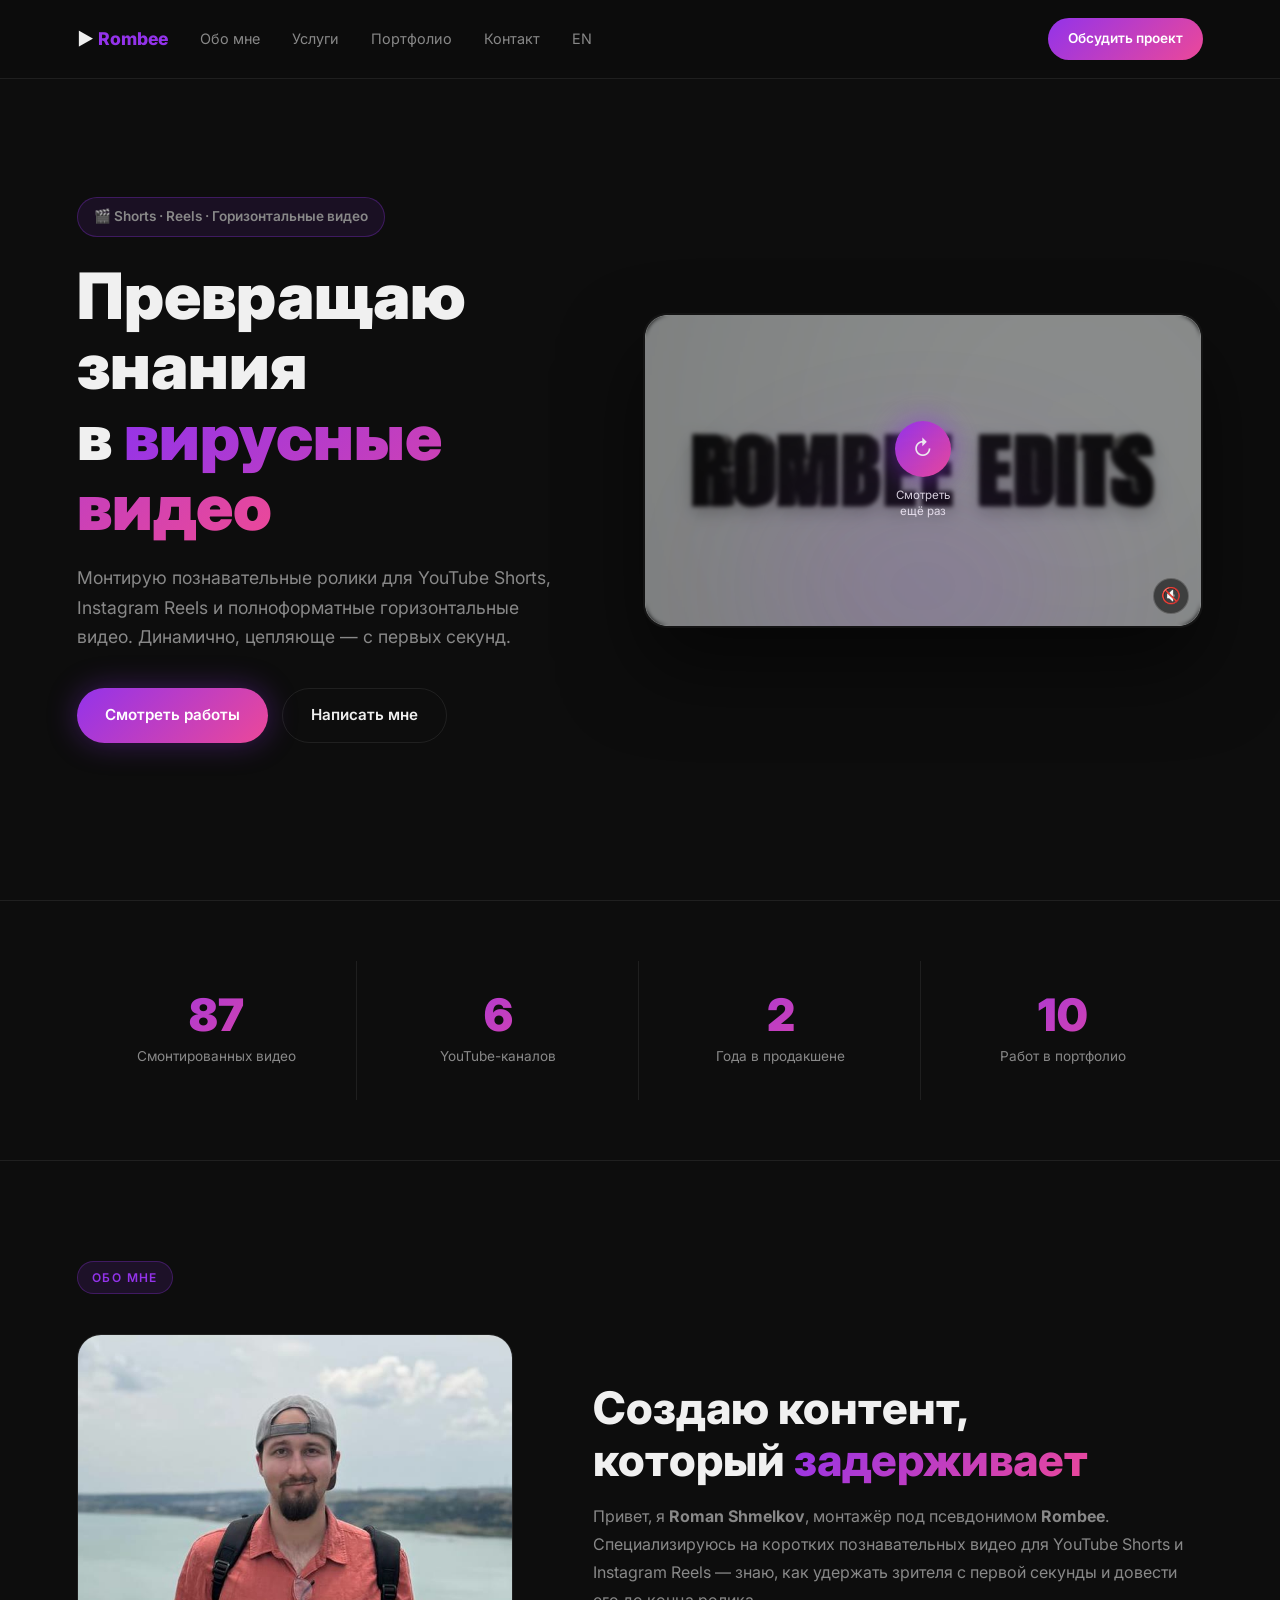
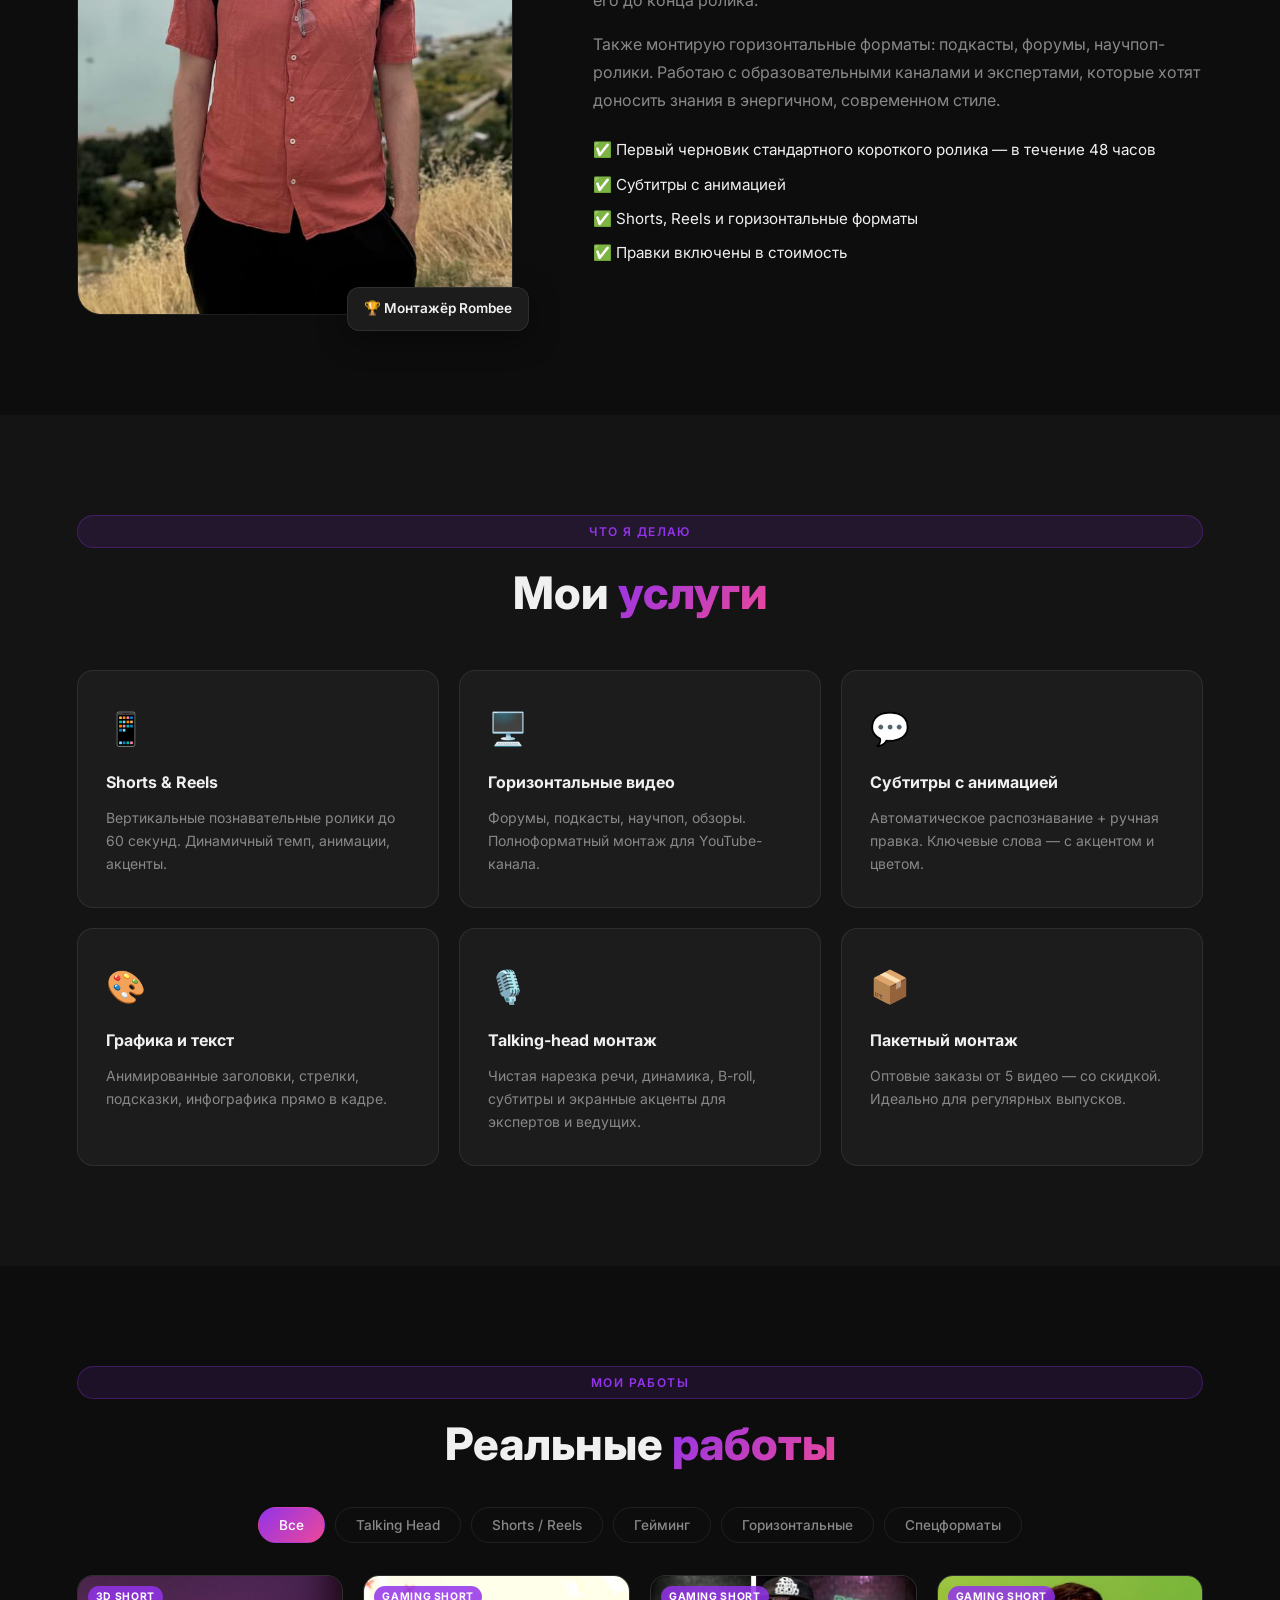
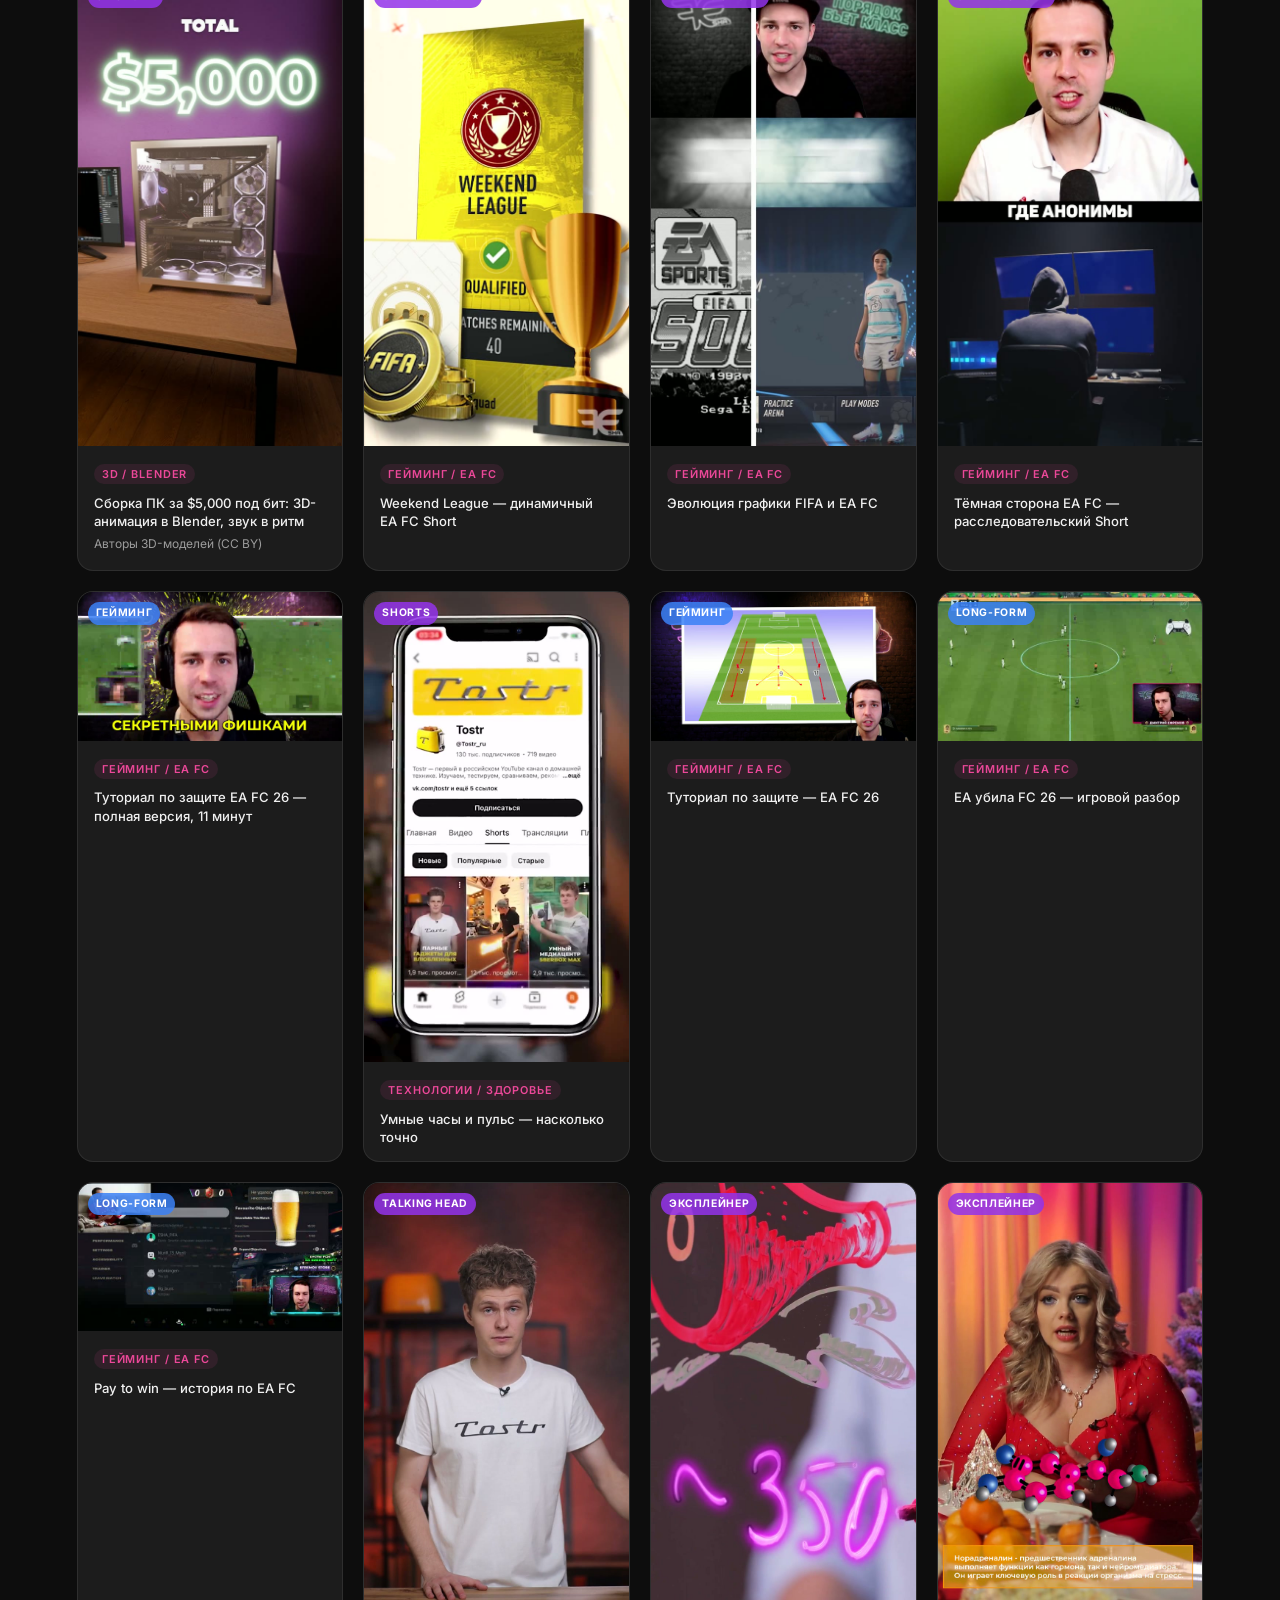
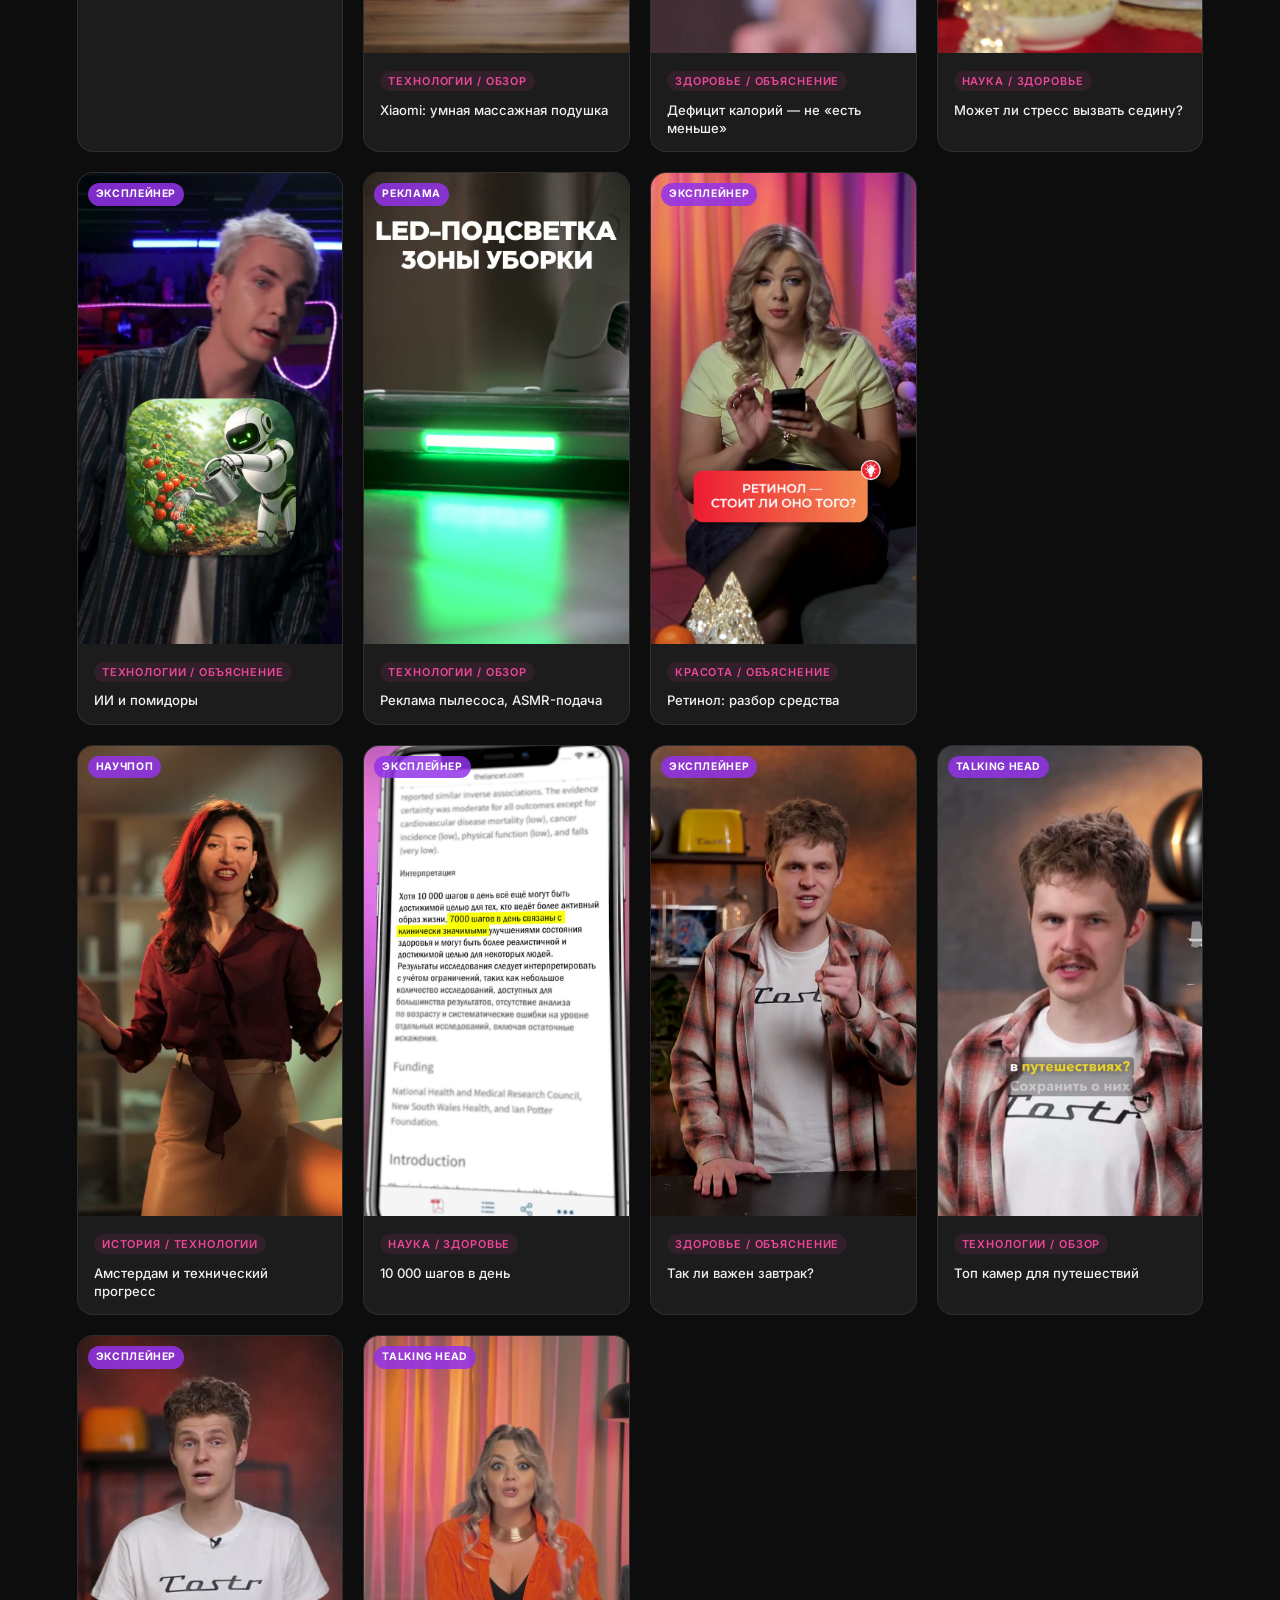
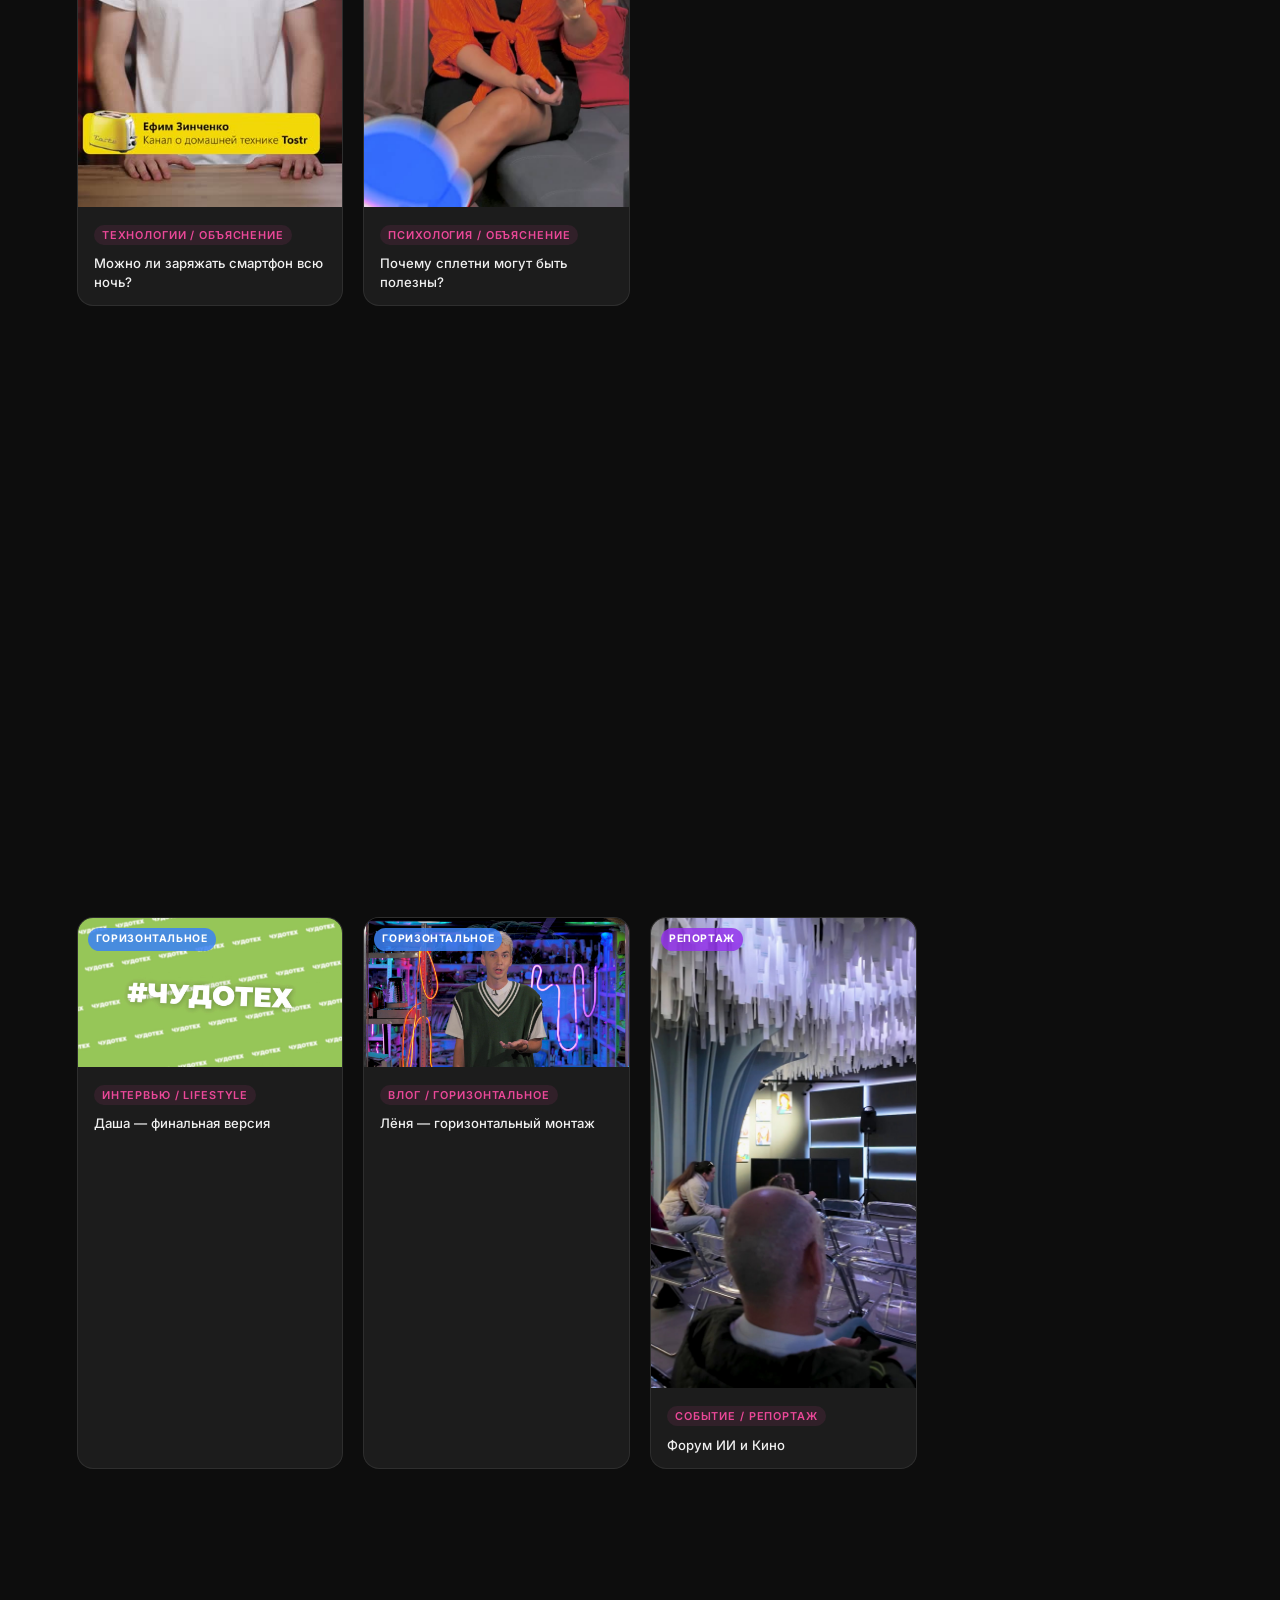
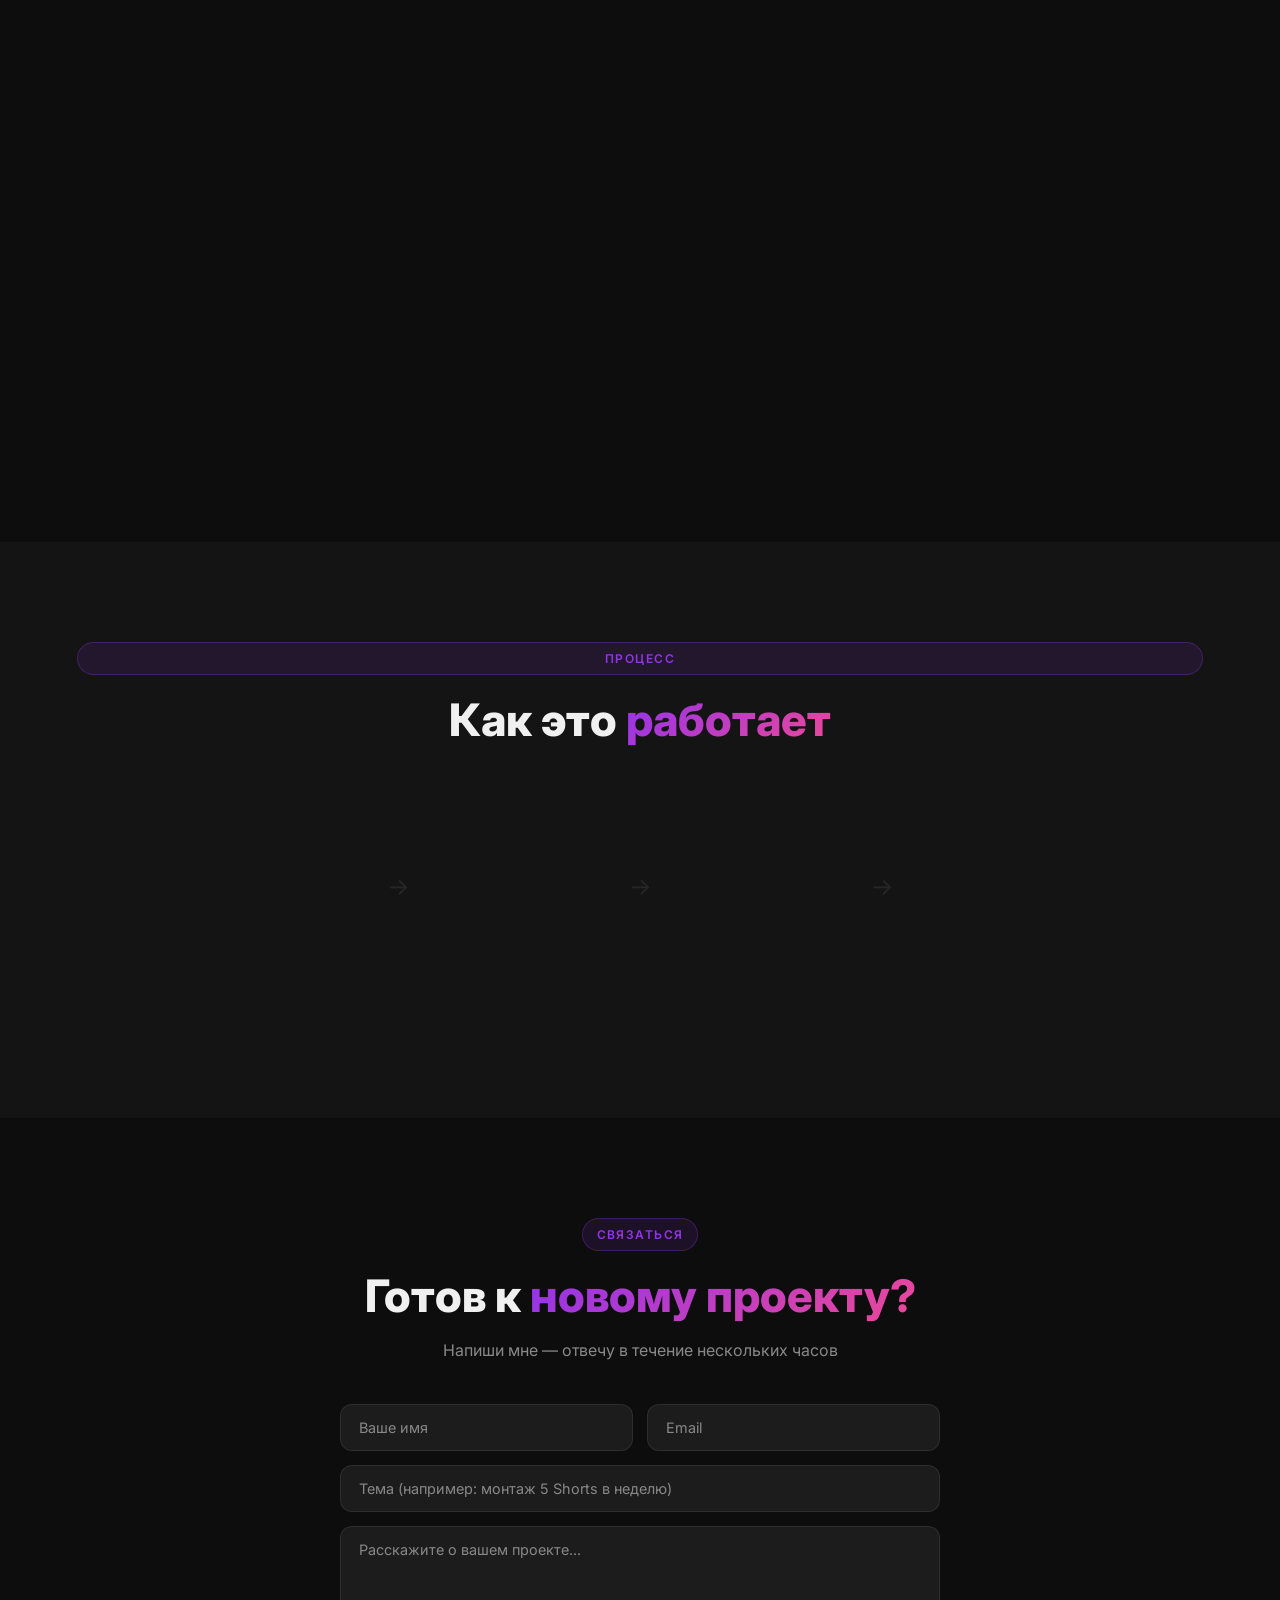
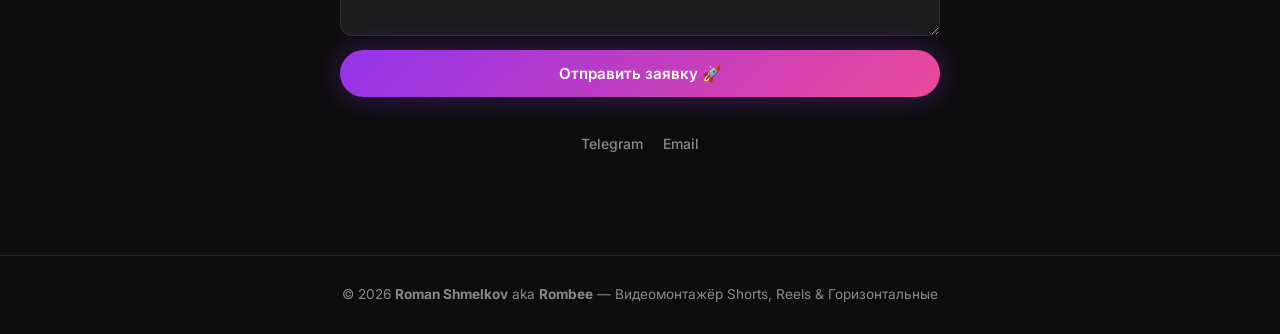
<file: index.html>
<!DOCTYPE html>
<html lang="ru">
<head>
  <meta charset="UTF-8" />
  <meta name="viewport" content="width=device-width, initial-scale=1.0" />
  <title>Rombee — Видеомонтаж Shorts, Reels & Горизонтальные</title>
  <link rel="stylesheet" href="style.css" />
  <link rel="preconnect" href="https://fonts.googleapis.com" />
  <link href="https://fonts.googleapis.com/css2?family=Inter:wght@300;400;500;600;700;800;900&display=swap" rel="stylesheet" />
</head>
<body>

  <!-- НАВИГАЦИЯ -->
  <nav class="nav">
    <div class="nav__logo">▶ <span>Rombee</span></div>
    <ul class="nav__links">
      <li><a href="#about">Обо мне</a></li>
      <li><a href="#services">Услуги</a></li>
      <li><a href="#portfolio">Портфолио</a></li>
      <li><a href="#contact">Контакт</a></li>
      <li><a href="en/">EN</a></li>
    </ul>
    <a href="#contact" class="btn btn--small">Обсудить проект</a>
    <button class="nav__burger" id="burger">☰</button>
  </nav>

  <!-- МОБИЛЬНОЕ МЕНЮ -->
  <div class="mobile-menu" id="mobileMenu">
    <button class="mobile-menu__close" id="menuClose">✕</button>
    <a href="#about" class="mobile-link">Обо мне</a>
    <a href="#services" class="mobile-link">Услуги</a>
    <a href="#portfolio" class="mobile-link">Портфолио</a>
    <a href="#contact" class="mobile-link">Контакт</a>
    <a href="en/" class="mobile-link">English version</a>
  </div>

  <!-- HERO -->
  <section class="hero" id="home">
    <div class="hero__content">
      <div class="hero__badge">🎬 Shorts · Reels · Горизонтальные видео</div>
      <h1 class="hero__title">
        Превращаю знания<br />
        в <span class="gradient-text">вирусные видео</span>
      </h1>
      <p class="hero__subtitle">
        Монтирую познавательные ролики для YouTube Shorts, Instagram Reels
        и полноформатные горизонтальные видео. Динамично, цепляюще — с первых секунд.
      </p>
      <div class="hero__buttons">
        <a href="#portfolio" class="btn btn--primary">Смотреть работы</a>
        <a href="#contact" class="btn btn--outline">Написать мне</a>
      </div>
    </div>

    <div class="hero__visual">
      <div class="intro-frame">
        <div class="intro-screen">
          <video
            id="heroVideo"
            src="videos/intro.mp4"
            poster="thumbnails/intro_poster.jpg"
            muted
            autoplay
            playsinline
            preload="auto"
          ></video>
          <div class="video-hint hidden" id="videoHint">
            <span>↻</span>
            <p>Смотреть<br/>ещё раз</p>
          </div>
          <button class="sound-btn" id="soundBtn" title="Включить звук">🔇</button>
        </div>
        <div class="phone-glow"></div>
      </div>
    </div>
  </section>

  <!-- СТАТИСТИКА -->
  <section class="stats">
    <div class="stats__grid">
      <div class="stat-card fade-in">
        <div class="stat-card__number" data-target="100" data-suffix="+">0</div>
        <div class="stat-card__label">Смонтированных видео</div>
      </div>
      <div class="stat-card fade-in">
        <div class="stat-card__number" data-target="7" data-suffix="">0</div>
        <div class="stat-card__label">YouTube-каналов</div>
      </div>
      <div class="stat-card fade-in">
        <div class="stat-card__number" data-target="3" data-suffix="">0</div>
        <div class="stat-card__label">Года в продакшене</div>
      </div>
      <div class="stat-card fade-in">
        <div class="stat-card__number" data-target="12" data-suffix="">0</div>
        <div class="stat-card__label">Работ в портфолио</div>
      </div>
    </div>
  </section>

  <!-- ОБО МНЕ -->
  <section class="about" id="about">
    <div class="section__tag">Обо мне</div>
    <div class="about__grid">
      <div class="about__image-wrap fade-in">
        <img class="about__photo" src="images/roman.jpg" alt="Roman Shmelkov — Rombee" />
        <div class="about__badge-float">🏆 Монтажёр Rombee</div>
      </div>
      <div class="about__text fade-in">
        <h2 class="section__title">Создаю контент,<br />который <span class="gradient-text">задерживает</span></h2>
        <p>
          Привет, я <strong>Roman Shmelkov</strong>, монтажёр под псевдонимом <strong>Rombee</strong>.
          Специализируюсь на коротких познавательных видео для YouTube Shorts и Instagram Reels —
          знаю, как удержать зрителя с первой секунды и довести его до конца ролика.
        </p>
        <p>
          Также монтирую горизонтальные форматы: подкасты, форумы, научпоп-ролики.
          Работаю с образовательными каналами и экспертами, которые хотят доносить знания
          в энергичном, современном стиле.
        </p>
        <ul class="about__list">
          <li>✅ Первый черновик стандартного короткого ролика — в течение 48 часов</li>
          <li>✅ Субтитры с анимацией</li>
          <li>✅ Shorts, Reels и горизонтальные форматы</li>
          <li>✅ Правки включены в стоимость</li>
        </ul>
      </div>
    </div>
  </section>

  <!-- УСЛУГИ -->
  <section class="services" id="services">
    <div class="section__tag">Что я делаю</div>
    <h2 class="section__title text-center">Мои <span class="gradient-text">услуги</span></h2>
    <div class="services__grid">

      <div class="service-card fade-in">
        <div class="service-card__icon">📱</div>
        <h3>Shorts & Reels</h3>
        <p>Вертикальные познавательные ролики до 60 секунд. Динамичный темп, анимации, акценты.</p>
      </div>

      <div class="service-card fade-in">
        <div class="service-card__icon">🖥️</div>
        <h3>Горизонтальные видео</h3>
        <p>Форумы, подкасты, научпоп, обзоры. Полноформатный монтаж для YouTube-канала.</p>
      </div>

      <div class="service-card fade-in">
        <div class="service-card__icon">💬</div>
        <h3>Субтитры с анимацией</h3>
        <p>Автоматическое распознавание + ручная правка. Ключевые слова — с акцентом и цветом.</p>
      </div>

      <div class="service-card fade-in">
        <div class="service-card__icon">🎨</div>
        <h3>Графика и текст</h3>
        <p>Анимированные заголовки, стрелки, подсказки, инфографика прямо в кадре.</p>
      </div>

      <div class="service-card fade-in">
        <div class="service-card__icon">🎙️</div>
        <h3>Talking-head монтаж</h3>
        <p>Чистая нарезка речи, динамика, B-roll, субтитры и экранные акценты для экспертов и ведущих.</p>
      </div>

      <div class="service-card fade-in">
        <div class="service-card__icon">📦</div>
        <h3>Пакетный монтаж</h3>
        <p>Оптовые заказы от 5 видео — со скидкой. Идеально для регулярных выпусков.</p>
      </div>

    </div>
  </section>

  <!-- ПОРТФОЛИО -->
  <section class="portfolio" id="portfolio">
    <div class="section__tag">Мои работы</div>
    <h2 class="section__title text-center">Реальные <span class="gradient-text">работы</span></h2>

    <div class="portfolio__tabs">
      <button class="tab-btn active" data-filter="all">Все</button>
      <button class="tab-btn" data-filter="talking-head">Talking Head</button>
      <button class="tab-btn" data-filter="shorts">Shorts / Reels</button>
      <button class="tab-btn" data-filter="gaming">Гейминг</button>
      <button class="tab-btn" data-filter="horizontal">Горизонтальные</button>
      <button class="tab-btn" data-filter="special">Спецформаты</button>
    </div>

    <div class="portfolio__grid" id="portfolioGrid">

      <div class="portfolio-card fade-in" data-type="shorts special" data-video="videos/pc_5000_3d.mp4">
        <div class="portfolio-card__thumb">
          <img src="thumbnails/thumb_pc_5000_3d.jpg" alt="Сборка ПК за $5,000 — 3D-анимация" />
          <div class="portfolio-card__overlay">
            <span class="overlay-play">▶</span>
          </div>
          <span class="card-format card-format--vertical">3D Short</span>
        </div>
        <div class="portfolio-card__info">
          <span class="portfolio-card__tag">3D / Blender</span>
          <p>Сборка ПК за $5,000 под бит: 3D-анимация в Blender, звук в ритм</p>
          <a href="credits/pc_5000_3d.txt" target="_blank" rel="noopener" style="font-size:12px;opacity:.6">Авторы 3D-моделей (CC BY)</a>
        </div>
      </div>

      <div class="portfolio-card fade-in" data-type="shorts gaming talking-head" data-video="videos/eafc_weekend_league.mp4">
        <div class="portfolio-card__thumb">
          <img src="thumbnails/thumb_eafc_weekend_league.jpg" alt="Weekend League в EA FC" />
          <div class="portfolio-card__overlay">
            <span class="overlay-play">▶</span>
          </div>
          <span class="card-format card-format--vertical">Gaming Short</span>
        </div>
        <div class="portfolio-card__info">
          <span class="portfolio-card__tag">Гейминг / EA FC</span>
          <p>Weekend League — динамичный EA FC Short</p>
        </div>
      </div>

      <div class="portfolio-card fade-in" data-type="shorts gaming talking-head" data-video="videos/eafc_graphics_evolution.mp4">
        <div class="portfolio-card__thumb">
          <img src="thumbnails/thumb_eafc_graphics_evolution.jpg" alt="Эволюция графики FIFA и EA FC" />
          <div class="portfolio-card__overlay">
            <span class="overlay-play">▶</span>
          </div>
          <span class="card-format card-format--vertical">Gaming Short</span>
        </div>
        <div class="portfolio-card__info">
          <span class="portfolio-card__tag">Гейминг / EA FC</span>
          <p>Эволюция графики FIFA и EA FC</p>
        </div>
      </div>

      <div class="portfolio-card fade-in" data-type="shorts gaming talking-head" data-video="videos/eafc_dark_truth.mp4">
        <div class="portfolio-card__thumb">
          <img src="thumbnails/thumb_eafc_dark_truth.jpg" alt="Тёмная сторона рынка EA FC" />
          <div class="portfolio-card__overlay">
            <span class="overlay-play">▶</span>
          </div>
          <span class="card-format card-format--vertical">Gaming Short</span>
        </div>
        <div class="portfolio-card__info">
          <span class="portfolio-card__tag">Гейминг / EA FC</span>
          <p>Тёмная сторона EA FC — расследовательский Short</p>
        </div>
      </div>

      <div class="portfolio-card fade-in" data-type="horizontal gaming talking-head" data-video="videos/eafc_tutorial_full.mp4">
        <div class="portfolio-card__thumb portfolio-card__thumb--wide">
          <img src="thumbnails/thumb_eafc_tutorial_full.jpg" alt="Туториал по защите EA FC 26 — полная версия" />
          <div class="portfolio-card__overlay">
            <span class="overlay-play">▶</span>
          </div>
          <span class="card-format card-format--horizontal">Гейминг</span>
        </div>
        <div class="portfolio-card__info">
          <span class="portfolio-card__tag">Гейминг / EA FC</span>
          <p>Туториал по защите EA FC 26 — полная версия, 11 минут</p>
        </div>
      </div>

      <div class="portfolio-card fade-in" data-type="shorts talking-head" data-video="videos/smartwatch_pulse.mp4">
        <div class="portfolio-card__thumb">
          <img src="thumbnails/thumb_smartwatch_pulse.jpg" alt="Умные часы и пульс" />
          <div class="portfolio-card__overlay">
            <span class="overlay-play">▶</span>
          </div>
          <span class="card-format card-format--vertical">Shorts</span>
        </div>
        <div class="portfolio-card__info">
          <span class="portfolio-card__tag">Технологии / Здоровье</span>
          <p>Умные часы и пульс — насколько точно</p>
        </div>
      </div>

      <div class="portfolio-card fade-in" data-type="horizontal gaming talking-head" data-video="videos/eafc_tutorial.mp4">
        <div class="portfolio-card__thumb portfolio-card__thumb--wide">
          <img src="thumbnails/thumb_eafc_tutorial.jpg" alt="Туториал по защите EA FC 26" />
          <div class="portfolio-card__overlay">
            <span class="overlay-play">▶</span>
          </div>
          <span class="card-format card-format--horizontal">Гейминг</span>
        </div>
        <div class="portfolio-card__info">
          <span class="portfolio-card__tag">Гейминг / EA FC</span>
          <p>Туториал по защите — EA FC 26</p>
        </div>
      </div>

      <div class="portfolio-card fade-in" data-type="horizontal gaming talking-head" data-video="videos/eafc_fc26_killed.mp4">
        <div class="portfolio-card__thumb portfolio-card__thumb--wide">
          <img src="thumbnails/thumb_eafc_fc26_killed.jpg" alt="EA убила FC 26 — горизонтальное игровое видео" />
          <div class="portfolio-card__overlay">
            <span class="overlay-play">▶</span>
          </div>
          <span class="card-format card-format--horizontal">Long-form</span>
        </div>
        <div class="portfolio-card__info">
          <span class="portfolio-card__tag">Гейминг / EA FC</span>
          <p>EA убила FC 26 — игровой разбор</p>
        </div>
      </div>

      <div class="portfolio-card fade-in" data-type="horizontal gaming talking-head" data-video="videos/eafc_pay_to_win.mp4">
        <div class="portfolio-card__thumb portfolio-card__thumb--wide">
          <img src="thumbnails/thumb_eafc_pay_to_win.jpg" alt="Pay to win — горизонтальное видео по EA FC" />
          <div class="portfolio-card__overlay">
            <span class="overlay-play">▶</span>
          </div>
          <span class="card-format card-format--horizontal">Long-form</span>
        </div>
        <div class="portfolio-card__info">
          <span class="portfolio-card__tag">Гейминг / EA FC</span>
          <p>Pay to win — история по EA FC</p>
        </div>
      </div>

      <div class="portfolio-card fade-in" data-type="shorts talking-head" data-video="videos/xiaomi_massage_pillow.mp4">
        <div class="portfolio-card__thumb">
          <img src="thumbnails/thumb_xiaomi_massage_pillow.jpg" alt="Умная массажная подушка Xiaomi" />
          <div class="portfolio-card__overlay">
            <span class="overlay-play">▶</span>
          </div>
          <span class="card-format card-format--vertical">Talking Head</span>
        </div>
        <div class="portfolio-card__info">
          <span class="portfolio-card__tag">Технологии / Обзор</span>
          <p>Xiaomi: умная массажная подушка</p>
        </div>
      </div>

      <div class="portfolio-card fade-in" data-type="shorts talking-head" data-video="videos/calorie_deficit_explainer.mp4">
        <div class="portfolio-card__thumb">
          <img src="thumbnails/thumb_calorie_deficit_explainer.jpg" alt="Дефицит калорий — не есть меньше" />
          <div class="portfolio-card__overlay">
            <span class="overlay-play">▶</span>
          </div>
          <span class="card-format card-format--vertical">Эксплейнер</span>
        </div>
        <div class="portfolio-card__info">
          <span class="portfolio-card__tag">Здоровье / Объяснение</span>
          <p>Дефицит калорий — не «есть меньше»</p>
        </div>
      </div>

      <div class="portfolio-card fade-in" data-type="shorts talking-head" data-video="videos/stress_hair_explainer.mp4">
        <div class="portfolio-card__thumb">
          <img src="thumbnails/thumb_stress_hair_explainer.jpg" alt="Может ли стресс вызвать седину" />
          <div class="portfolio-card__overlay">
            <span class="overlay-play">▶</span>
          </div>
          <span class="card-format card-format--vertical">Эксплейнер</span>
        </div>
        <div class="portfolio-card__info">
          <span class="portfolio-card__tag">Наука / Здоровье</span>
          <p>Может ли стресс вызвать седину?</p>
        </div>
      </div>

                              <div class="portfolio-card fade-in" data-type="shorts talking-head" data-video="videos/ai_tomatoes.mp4">
        <div class="portfolio-card__thumb">
          <img src="thumbnails/thumb_ai_tomatoes.jpg" alt="ИИ и помидоры" />
          <div class="portfolio-card__overlay">
            <span class="overlay-play">▶</span>
          </div>
          <span class="card-format card-format--vertical">Эксплейнер</span>
        </div>
        <div class="portfolio-card__info">
          <span class="portfolio-card__tag">Технологии / Объяснение</span>
          <p>ИИ и помидоры</p>
        </div>
      </div>

      <div class="portfolio-card fade-in" data-type="shorts" data-video="videos/vacuum_asmr_ad.mp4">
        <div class="portfolio-card__thumb">
          <img src="thumbnails/thumb_vacuum_asmr_ad.jpg" alt="Реклама пылесоса, ASMR-подача" />
          <div class="portfolio-card__overlay">
            <span class="overlay-play">▶</span>
          </div>
          <span class="card-format card-format--vertical">Реклама</span>
        </div>
        <div class="portfolio-card__info">
          <span class="portfolio-card__tag">Технологии / Обзор</span>
          <p>Реклама пылесоса, ASMR-подача</p>
        </div>
      </div>

      <div class="portfolio-card fade-in" data-type="shorts talking-head" data-video="videos/retinol_explainer.mp4">
        <div class="portfolio-card__thumb">
          <img src="thumbnails/thumb_retinol_explainer.jpg" alt="Ретинол: разбор средства" />
          <div class="portfolio-card__overlay">
            <span class="overlay-play">▶</span>
          </div>
          <span class="card-format card-format--vertical">Эксплейнер</span>
        </div>
        <div class="portfolio-card__info">
          <span class="portfolio-card__tag">Красота / Объяснение</span>
          <p>Ретинол: разбор средства</p>
        </div>
      </div>

      <div class="portfolio-card fade-in" data-type="shorts gaming talking-head" data-video="videos/kurt_ea_story.mp4">
        <div class="portfolio-card__thumb">
          <img src="thumbnails/thumb_kurt_ea_story.jpg" alt="История про EA Sports" />
          <div class="portfolio-card__overlay">
            <span class="overlay-play">▶</span>
          </div>
          <span class="card-format card-format--vertical">Сторителлинг</span>
        </div>
        <div class="portfolio-card__info">
          <span class="portfolio-card__tag">Гейминг / EA FC</span>
          <p>Сторителлинг про EA Sports</p>
        </div>
      </div>

      <div class="portfolio-card fade-in" data-type="shorts talking-head" data-video="videos/amsterdam_history.mp4">
        <div class="portfolio-card__thumb">
          <img src="thumbnails/thumb_amsterdam_history.jpg" alt="Амстердам и технический прогресс" />
          <div class="portfolio-card__overlay">
            <span class="overlay-play">▶</span>
          </div>
          <span class="card-format card-format--vertical">Научпоп</span>
        </div>
        <div class="portfolio-card__info">
          <span class="portfolio-card__tag">История / Технологии</span>
          <p>Амстердам и технический прогресс</p>
        </div>
      </div>

      <div class="portfolio-card fade-in" data-type="shorts talking-head" data-video="videos/steps_10k.mp4">
        <div class="portfolio-card__thumb">
          <img src="thumbnails/thumb_steps_10k.jpg" alt="10 000 шагов в день" />
          <div class="portfolio-card__overlay">
            <span class="overlay-play">▶</span>
          </div>
          <span class="card-format card-format--vertical">Эксплейнер</span>
        </div>
        <div class="portfolio-card__info">
          <span class="portfolio-card__tag">Наука / Здоровье</span>
          <p>10 000 шагов в день</p>
        </div>
      </div>

      <div class="portfolio-card fade-in" data-type="shorts talking-head" data-video="videos/breakfast_matters.mp4">
        <div class="portfolio-card__thumb">
          <img src="thumbnails/thumb_breakfast_matters.jpg" alt="Так ли важен завтрак" />
          <div class="portfolio-card__overlay">
            <span class="overlay-play">▶</span>
          </div>
          <span class="card-format card-format--vertical">Эксплейнер</span>
        </div>
        <div class="portfolio-card__info">
          <span class="portfolio-card__tag">Здоровье / Объяснение</span>
          <p>Так ли важен завтрак?</p>
        </div>
      </div>

      <div class="portfolio-card fade-in" data-type="shorts talking-head" data-video="videos/top_cameras.mp4">
        <div class="portfolio-card__thumb">
          <img src="thumbnails/thumb_top_cameras.jpg" alt="Топ камер для путешествий" />
          <div class="portfolio-card__overlay">
            <span class="overlay-play">▶</span>
          </div>
          <span class="card-format card-format--vertical">Talking Head</span>
        </div>
        <div class="portfolio-card__info">
          <span class="portfolio-card__tag">Технологии / Обзор</span>
          <p>Топ камер для путешествий</p>
        </div>
      </div>

      <div class="portfolio-card fade-in" data-type="shorts talking-head" data-video="videos/phone_overnight_charging.mp4">
        <div class="portfolio-card__thumb">
          <img src="thumbnails/thumb_phone_overnight_charging.jpg" alt="Можно ли заряжать смартфон всю ночь" />
          <div class="portfolio-card__overlay">
            <span class="overlay-play">▶</span>
          </div>
          <span class="card-format card-format--vertical">Эксплейнер</span>
        </div>
        <div class="portfolio-card__info">
          <span class="portfolio-card__tag">Технологии / Объяснение</span>
          <p>Можно ли заряжать смартфон всю ночь?</p>
        </div>
      </div>

      <div class="portfolio-card fade-in" data-type="shorts talking-head" data-video="videos/gossip_psychology.mp4">
        <div class="portfolio-card__thumb">
          <img src="thumbnails/thumb_gossip_psychology.jpg" alt="Почему сплетни могут быть полезны" />
          <div class="portfolio-card__overlay">
            <span class="overlay-play">▶</span>
          </div>
          <span class="card-format card-format--vertical">Talking Head</span>
        </div>
        <div class="portfolio-card__info">
          <span class="portfolio-card__tag">Психология / Объяснение</span>
          <p>Почему сплетни могут быть полезны?</p>
        </div>
      </div>

      <div class="portfolio-card fade-in" data-type="shorts talking-head" data-video="videos/sleep_phone.mp4">
        <div class="portfolio-card__thumb">
          <img src="thumbnails/thumb_sleep_phone.jpg" alt="Опасно ли спать рядом с телефоном" />
          <div class="portfolio-card__overlay">
            <span class="overlay-play">▶</span>
          </div>
          <span class="card-format card-format--vertical">Shorts</span>
        </div>
        <div class="portfolio-card__info">
          <span class="portfolio-card__tag">Наука / Здоровье</span>
          <p>Опасно ли спать рядом с телефоном?</p>
        </div>
      </div>

      <div class="portfolio-card fade-in" data-type="shorts talking-head" data-video="videos/laundry.mp4">
        <div class="portfolio-card__thumb">
          <img src="thumbnails/thumb_laundry.jpg" alt="Вредно ли сушить белье в квартире" />
          <div class="portfolio-card__overlay">
            <span class="overlay-play">▶</span>
          </div>
          <span class="card-format card-format--vertical">Shorts</span>
        </div>
        <div class="portfolio-card__info">
          <span class="portfolio-card__tag">Быт / Наука</span>
          <p>Вредно ли сушить бельё в квартире?</p>
        </div>
      </div>

      <div class="portfolio-card fade-in" data-type="shorts talking-head" data-video="videos/belly.mp4">
        <div class="portfolio-card__thumb">
          <img src="thumbnails/thumb_belly.jpg" alt="Откуда берётся вздутие в животе" />
          <div class="portfolio-card__overlay">
            <span class="overlay-play">▶</span>
          </div>
          <span class="card-format card-format--vertical">Shorts</span>
        </div>
        <div class="portfolio-card__info">
          <span class="portfolio-card__tag">Здоровье</span>
          <p>Откуда берётся вздутие в животе?</p>
        </div>
      </div>

      <div class="portfolio-card fade-in" data-type="shorts talking-head" data-video="videos/mushroom_ram.mp4">
        <div class="portfolio-card__thumb">
          <img src="thumbnails/thumb_mushroom_ram.jpg" alt="Грибы вместо ОЗУ" />
          <div class="portfolio-card__overlay">
            <span class="overlay-play">▶</span>
          </div>
          <span class="card-format card-format--vertical">Shorts</span>
        </div>
        <div class="portfolio-card__info">
          <span class="portfolio-card__tag">Технологии</span>
          <p>Грибы вместо ОЗУ — правда или миф?</p>
        </div>
      </div>

      <div class="portfolio-card fade-in" data-type="horizontal talking-head" data-video="videos/vasilisa.mp4">
        <div class="portfolio-card__thumb portfolio-card__thumb--wide">
          <img src="thumbnails/thumb_vasilisa.jpg" alt="Vasilisa" />
          <div class="portfolio-card__overlay">
            <span class="overlay-play">▶</span>
          </div>
          <span class="card-format card-format--horizontal">Горизонтальное</span>
        </div>
        <div class="portfolio-card__info">
          <span class="portfolio-card__tag">Интервью / Lifestyle</span>
          <p>Василиса — горизонтальный монтаж</p>
        </div>
      </div>

      <div class="portfolio-card fade-in" data-type="horizontal talking-head" data-video="videos/ostro_ai_intro.mp4">
        <div class="portfolio-card__thumb portfolio-card__thumb--wide">
          <img src="thumbnails/thumb_ostro_ai_intro.jpg" alt="Год тестил заработок на ИИ" />
          <div class="portfolio-card__overlay">
            <span class="overlay-play">▶</span>
          </div>
          <span class="card-format card-format--horizontal">Горизонтальное</span>
        </div>
        <div class="portfolio-card__info">
          <span class="portfolio-card__tag">YouTube / Нейросети</span>
          <p>«Год тестил заработок на ИИ» — вступление выпуска</p>
        </div>
      </div>

      <div class="portfolio-card fade-in" data-type="horizontal talking-head" data-video="videos/dasha.mp4">
        <div class="portfolio-card__thumb portfolio-card__thumb--wide">
          <img src="thumbnails/thumb_dasha.jpg" alt="Dasha" />
          <div class="portfolio-card__overlay">
            <span class="overlay-play">▶</span>
          </div>
          <span class="card-format card-format--horizontal">Горизонтальное</span>
        </div>
        <div class="portfolio-card__info">
          <span class="portfolio-card__tag">Интервью / Lifestyle</span>
          <p>Даша — финальная версия</p>
        </div>
      </div>

      <div class="portfolio-card fade-in" data-type="horizontal" data-video="videos/lenya.mp4">
        <div class="portfolio-card__thumb portfolio-card__thumb--wide">
          <img src="thumbnails/thumb_lenya.jpg" alt="Lenya Horizontal" />
          <div class="portfolio-card__overlay">
            <span class="overlay-play">▶</span>
          </div>
          <span class="card-format card-format--horizontal">Горизонтальное</span>
        </div>
        <div class="portfolio-card__info">
          <span class="portfolio-card__tag">Влог / Горизонтальное</span>
          <p>Лёня — горизонтальный монтаж</p>
        </div>
      </div>

      <div class="portfolio-card fade-in" data-type="shorts" data-video="videos/forum_ai.mp4">
        <div class="portfolio-card__thumb">
          <img src="thumbnails/thumb_forum_ai.jpg" alt="Форум ИИ и Кино" />
          <div class="portfolio-card__overlay">
            <span class="overlay-play">▶</span>
          </div>
          <span class="card-format card-format--vertical">Репортаж</span>
        </div>
        <div class="portfolio-card__info">
          <span class="portfolio-card__tag">Событие / Репортаж</span>
          <p>Форум ИИ и Кино</p>
        </div>
      </div>

      <div class="portfolio-card fade-in" data-type="special" data-video="videos/rope.mp4">
        <div class="portfolio-card__thumb">
          <img src="thumbnails/thumb_rope.jpg" alt="Rope Jumping" />
          <div class="portfolio-card__overlay">
            <span class="overlay-play">▶</span>
          </div>
          <span class="card-format card-format--special">Экстрим</span>
        </div>
        <div class="portfolio-card__info">
          <span class="portfolio-card__tag">Экстрим / Спорт</span>
          <p>Rope Jumping — прыжок с высоты</p>
        </div>
      </div>

      <div class="portfolio-card fade-in" data-type="special" data-video="videos/sidephone.mp4">
        <div class="portfolio-card__thumb">
          <img src="thumbnails/thumb_sidephone.jpg" alt="Sidephone Finale" />
          <div class="portfolio-card__overlay">
            <span class="overlay-play">▶</span>
          </div>
          <span class="card-format card-format--special">Sidephone</span>
        </div>
        <div class="portfolio-card__info">
          <span class="portfolio-card__tag">Спецформат</span>
          <p>Sidephone Finale — боковой экран</p>
        </div>
      </div>

      <div class="portfolio-card fade-in" data-type="special" data-video="videos/trifold.mp4">
        <div class="portfolio-card__thumb">
          <img src="thumbnails/thumb_trifold.jpg" alt="Трикладушка" />
          <div class="portfolio-card__overlay">
            <span class="overlay-play">▶</span>
          </div>
          <span class="card-format card-format--special">Trifold</span>
        </div>
        <div class="portfolio-card__info">
          <span class="portfolio-card__tag">Спецформат</span>
          <p>Трикладушка — тройной экран</p>
        </div>
      </div>

    </div>
  </section>

  <!-- КАК МЫ РАБОТАЕМ -->
  <section class="process">
    <div class="section__tag">Процесс</div>
    <h2 class="section__title text-center">Как это <span class="gradient-text">работает</span></h2>
    <div class="process__steps">
      <div class="process__step fade-in">
        <div class="process__step-num">01</div>
        <h3>Обсуждаем</h3>
        <p>Ты пишешь мне, рассказываешь о канале и задаче.</p>
      </div>
      <div class="process__arrow">→</div>
      <div class="process__step fade-in">
        <div class="process__step-num">02</div>
        <h3>Присылаешь материал</h3>
        <p>Сырое видео, скрипт или идею — всё подойдёт.</p>
      </div>
      <div class="process__arrow">→</div>
      <div class="process__step fade-in">
        <div class="process__step-num">03</div>
        <h3>Монтирую</h3>
        <p>Согласовываем срок до старта — и я сдаю в него.</p>
      </div>
      <div class="process__arrow">→</div>
      <div class="process__step fade-in">
        <div class="process__step-num">04</div>
        <h3>Сдаю готовое</h3>
        <p>Присылаю видео, правки — бесплатно.</p>
      </div>
    </div>
  </section>

  <!-- КОНТАКТ -->
  <section class="contact" id="contact">
    <div class="contact__inner fade-in">
      <div class="section__tag">Связаться</div>
      <h2 class="section__title text-center">Готов к <span class="gradient-text">новому проекту?</span></h2>
      <p class="contact__sub">Напиши мне — отвечу в течение нескольких часов</p>

      <form class="contact__form" id="contactForm">
        <div class="form__row">
          <input type="text" placeholder="Ваше имя" class="form__input" required />
          <input type="email" placeholder="Email" class="form__input" required />
        </div>
        <input type="text" placeholder="Тема (например: монтаж 5 Shorts в неделю)" class="form__input" />
        <textarea placeholder="Расскажите о вашем проекте..." class="form__textarea" rows="4"></textarea>
        <button type="submit" class="btn btn--primary btn--full">Отправить заявку 🚀</button>
      </form>

      <div class="contact__socials">
        <a href="https://t.me/romansh21" class="social-link" target="_blank" rel="noopener">Telegram</a>
        <a href="mailto:rombeeeeee@gmail.com" class="social-link">Email</a>
      </div>
    </div>
  </section>

  <!-- ФУТЕР -->
  <footer class="footer">
    <p>© 2026 <strong>Roman Shmelkov</strong> aka <strong>Rombee</strong> — Видеомонтажёр Shorts, Reels & Горизонтальные</p>
  </footer>

  <!-- ЛАЙТБОКС -->
  <div class="lightbox" id="lightbox">
    <button class="lightbox__close" id="lightboxClose">✕</button>
    <div class="lightbox__backdrop" id="lightboxBackdrop"></div>
    <div class="lightbox__content" id="lightboxContent">
      <video
        class="lightbox__video"
        id="lightboxVideo"
        controls
        playsinline
        preload="metadata"
      ></video>
      <div class="lightbox__meta">
        <span class="lightbox__tag" id="lightboxTag"></span>
        <p class="lightbox__title" id="lightboxTitle"></p>
      </div>
    </div>
  </div>

  <script src="script.js"></script>
</body>
</html>
</file>
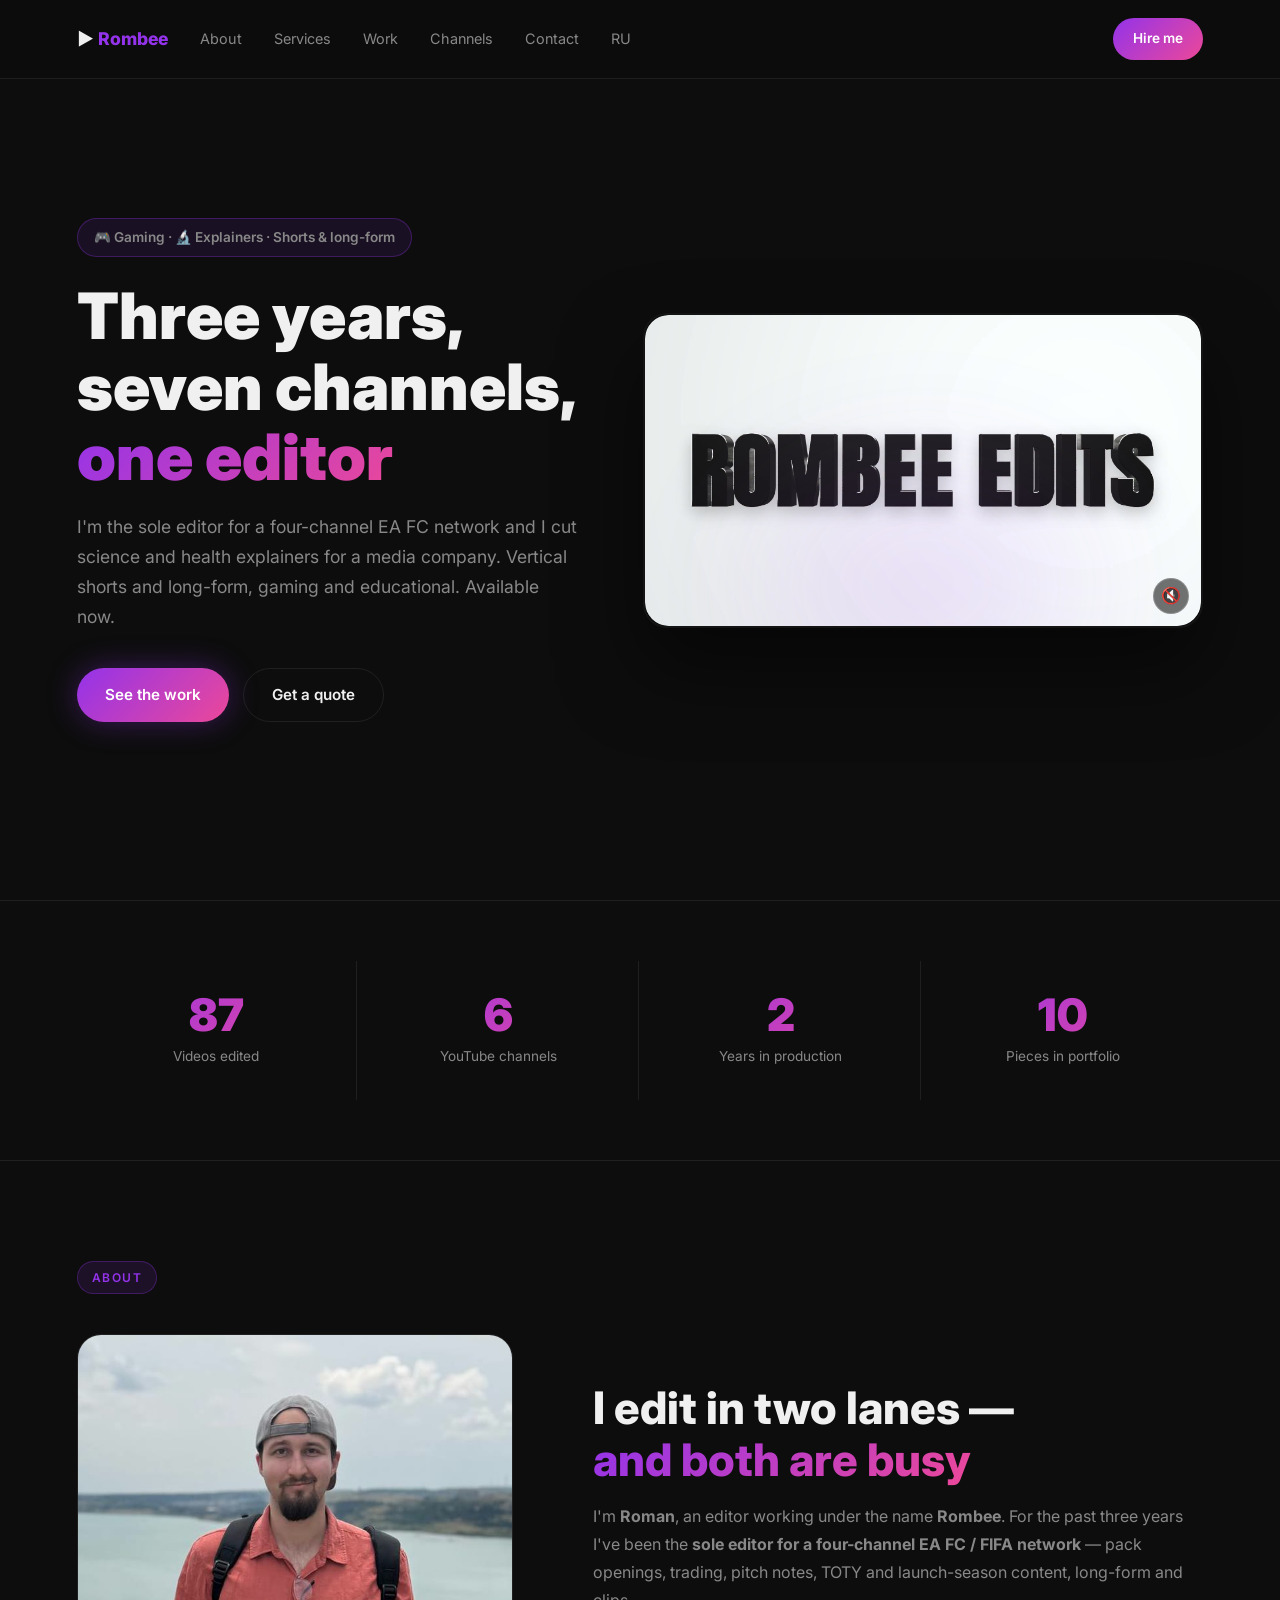
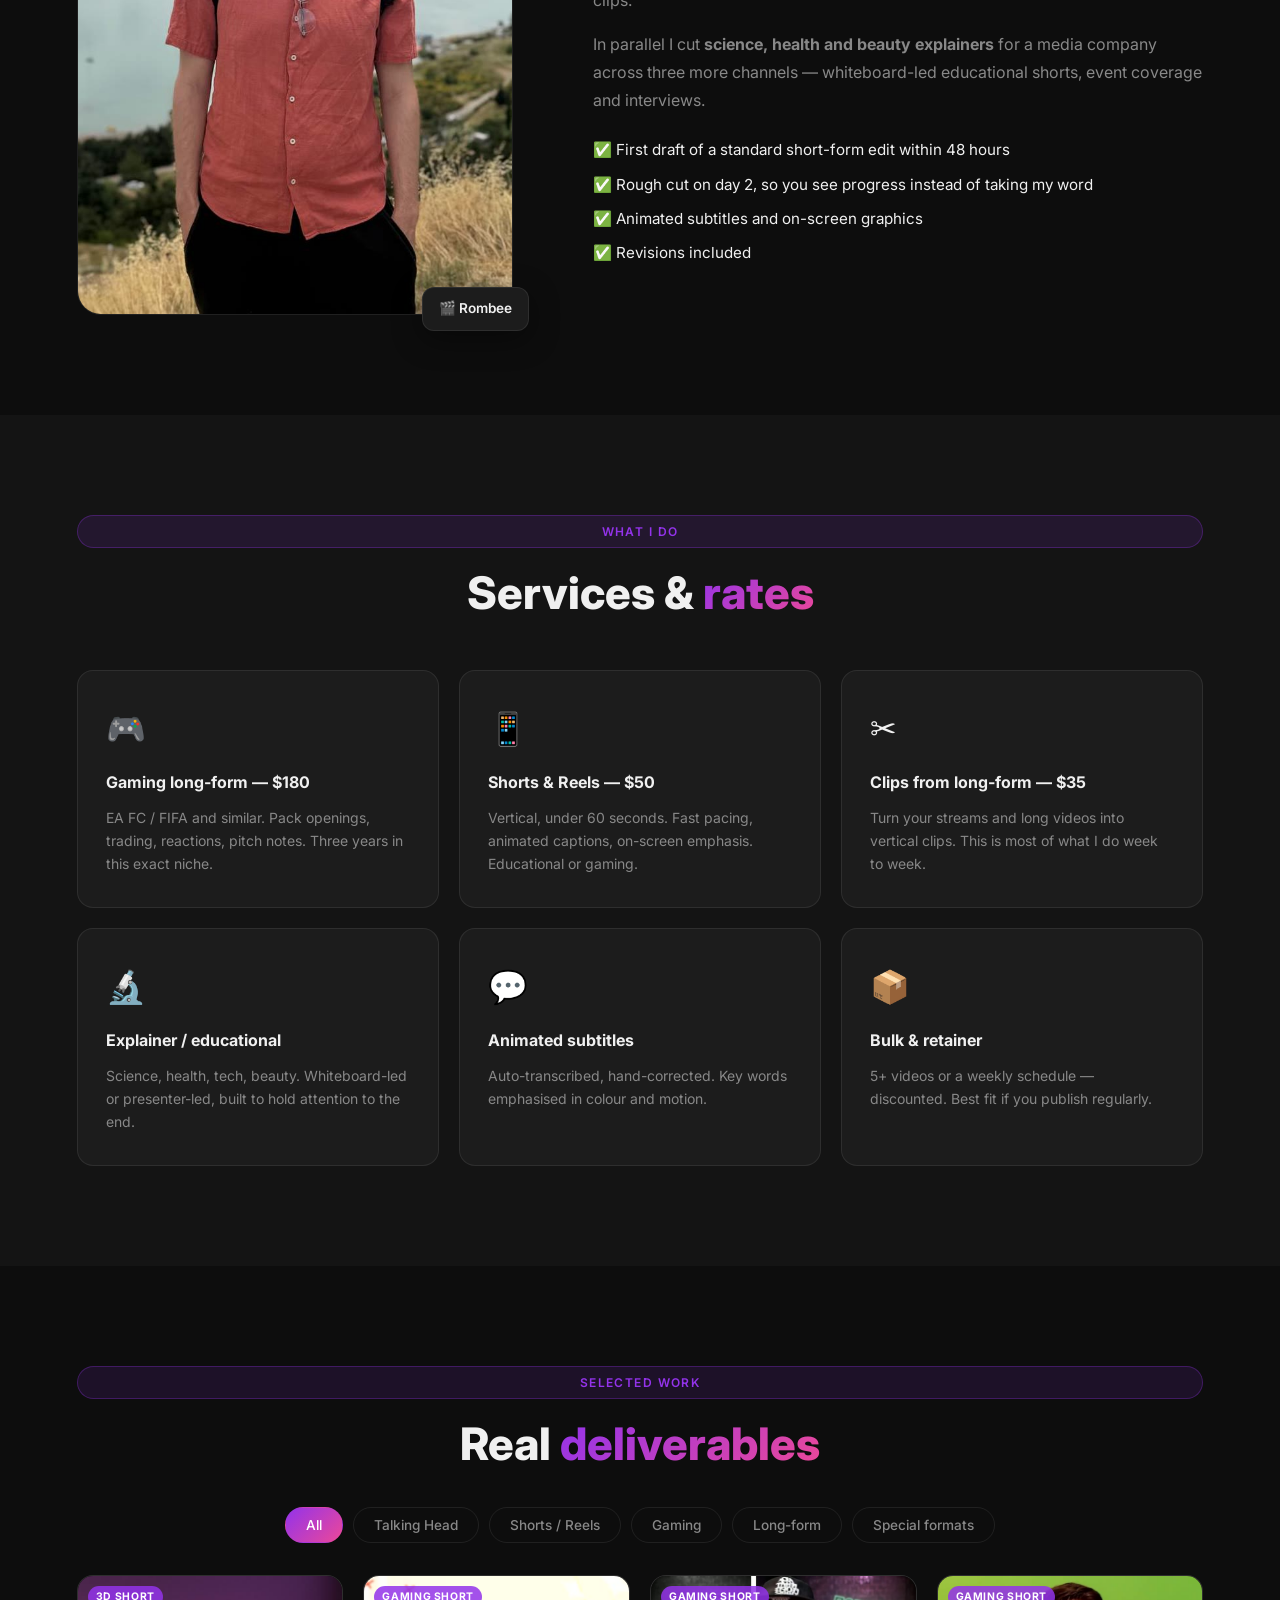
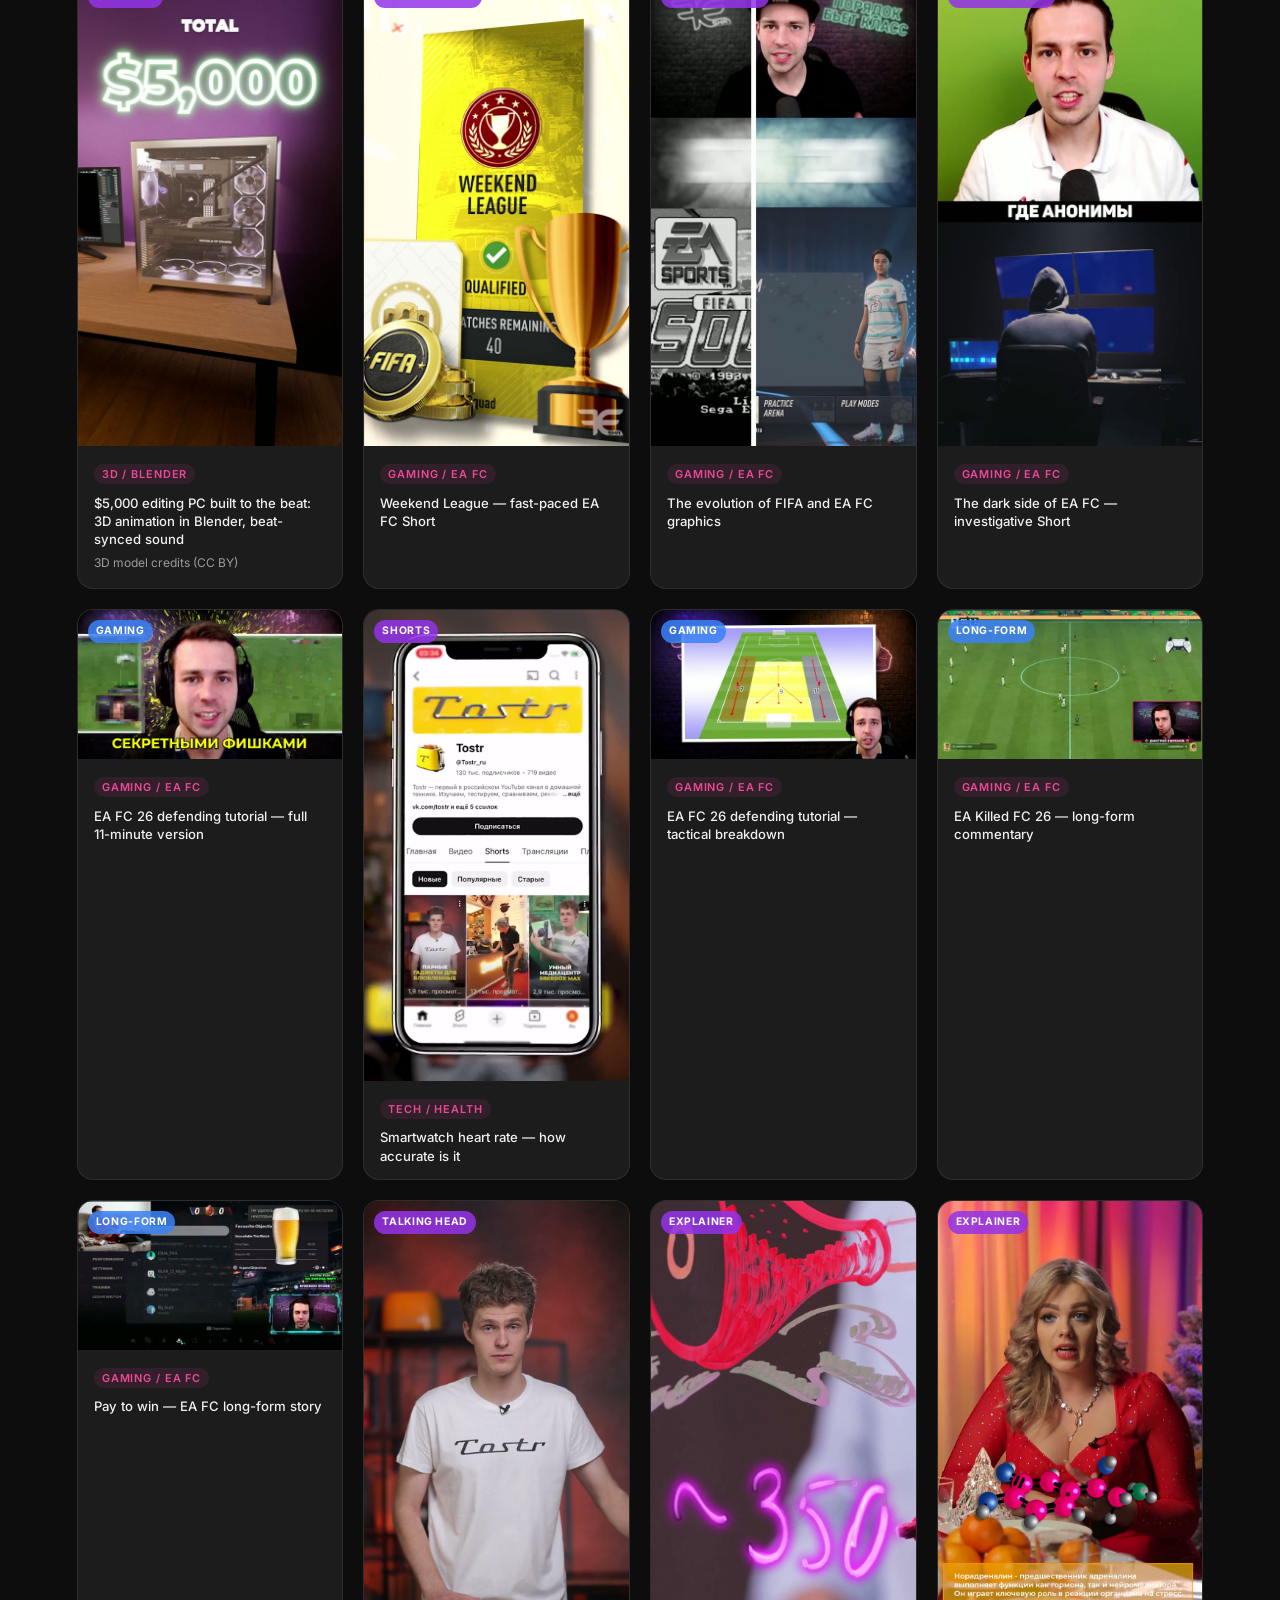
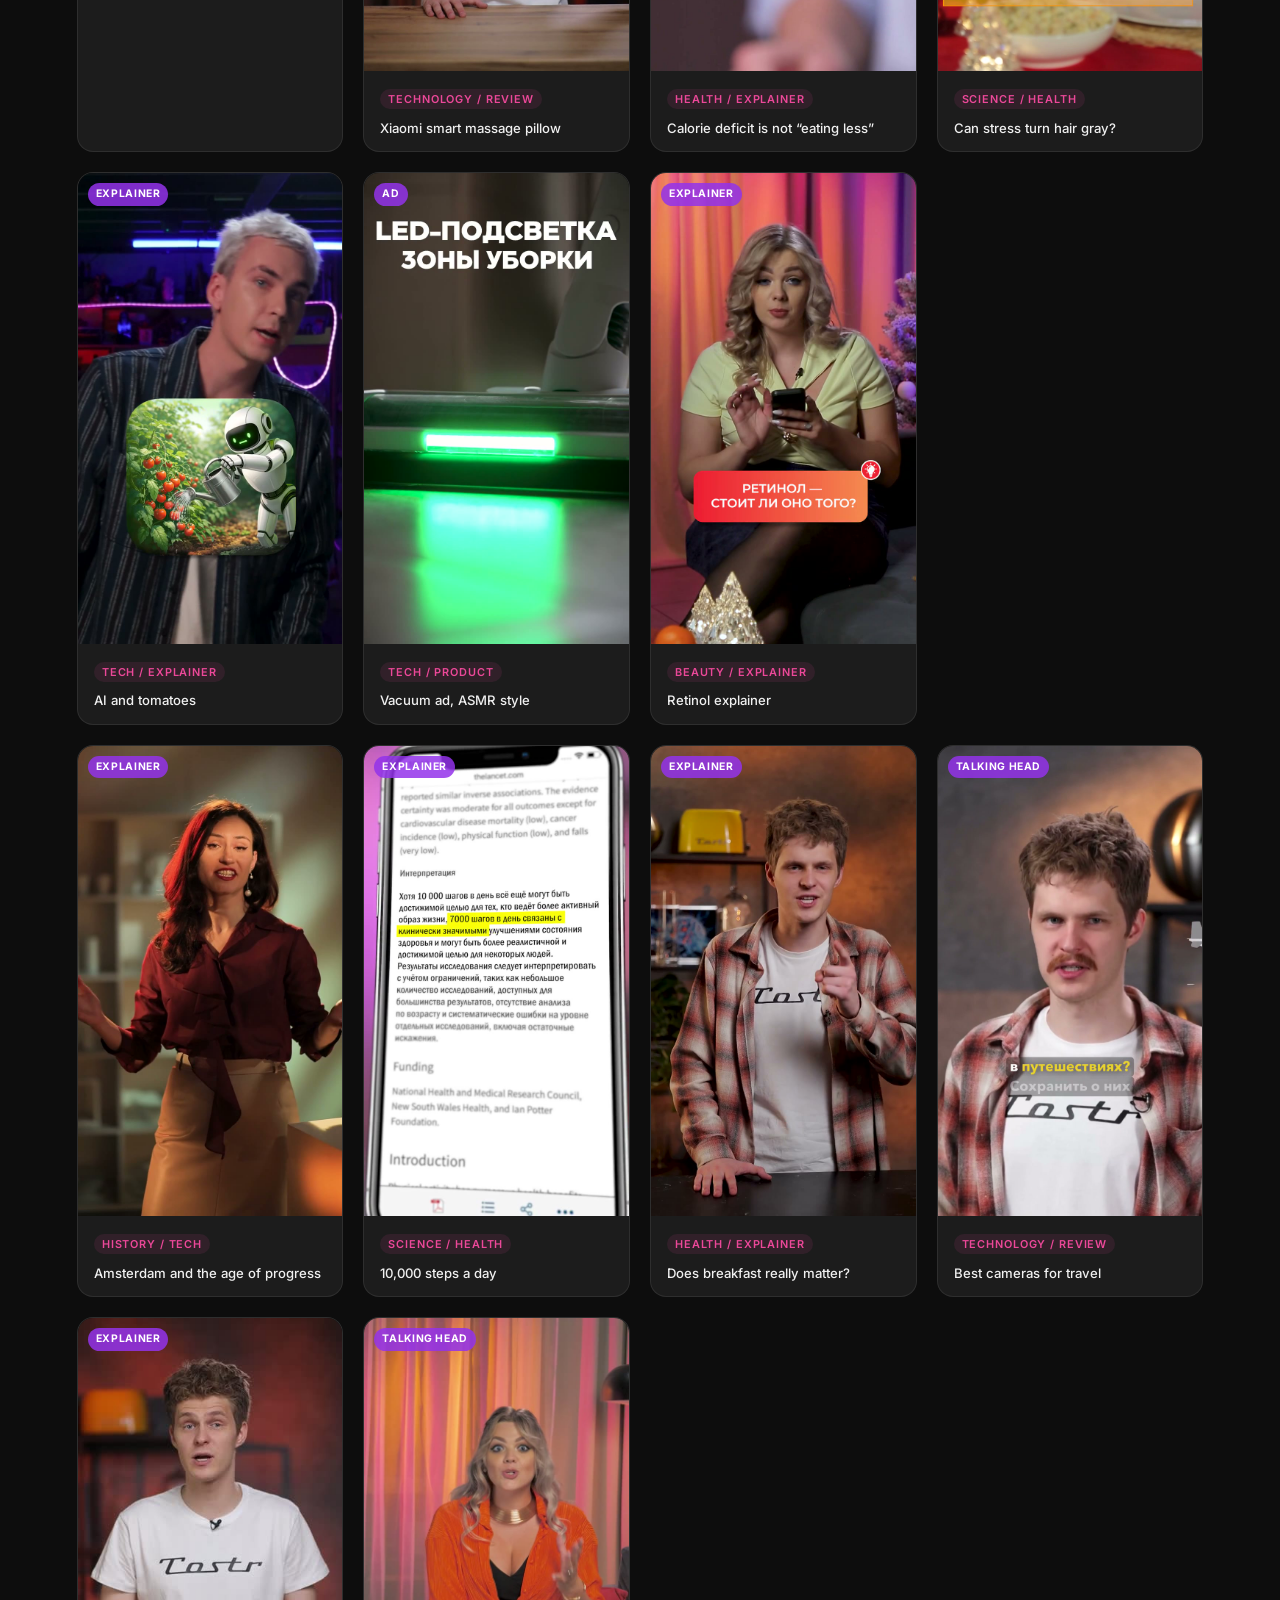
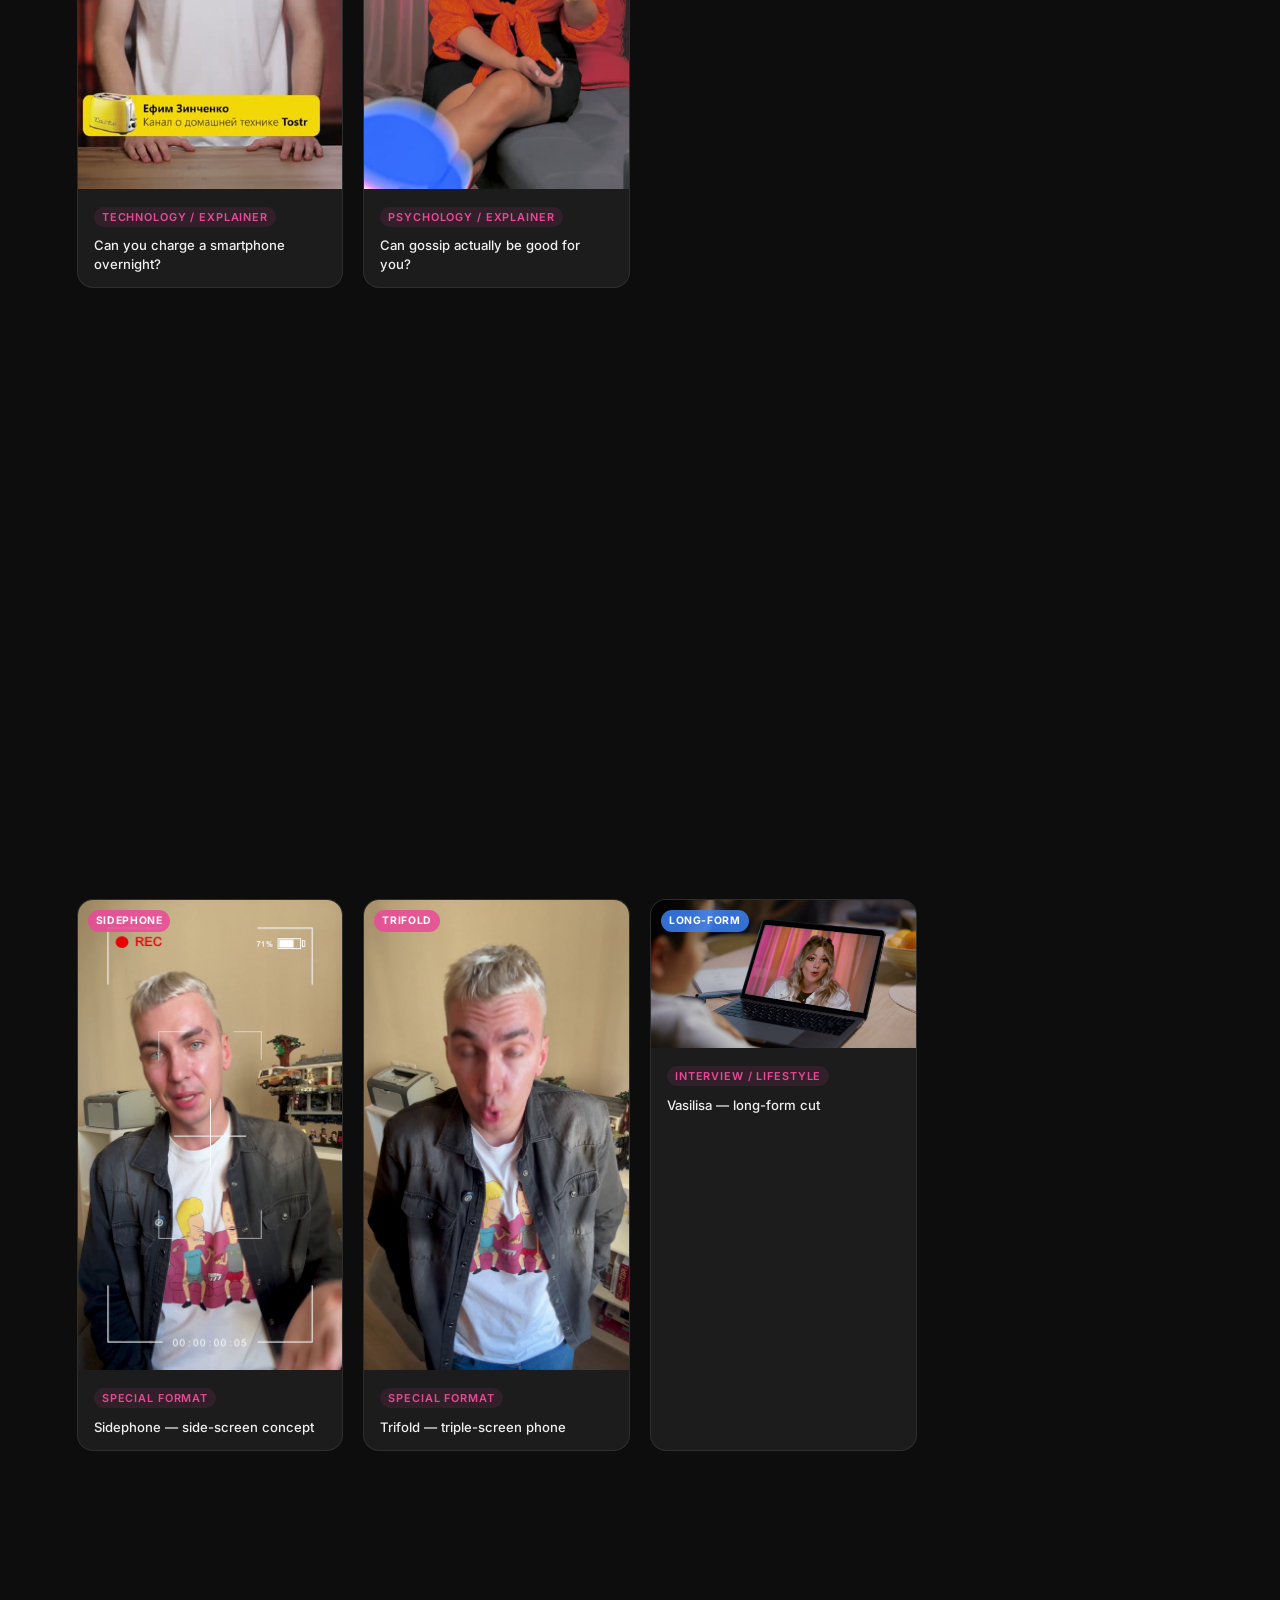
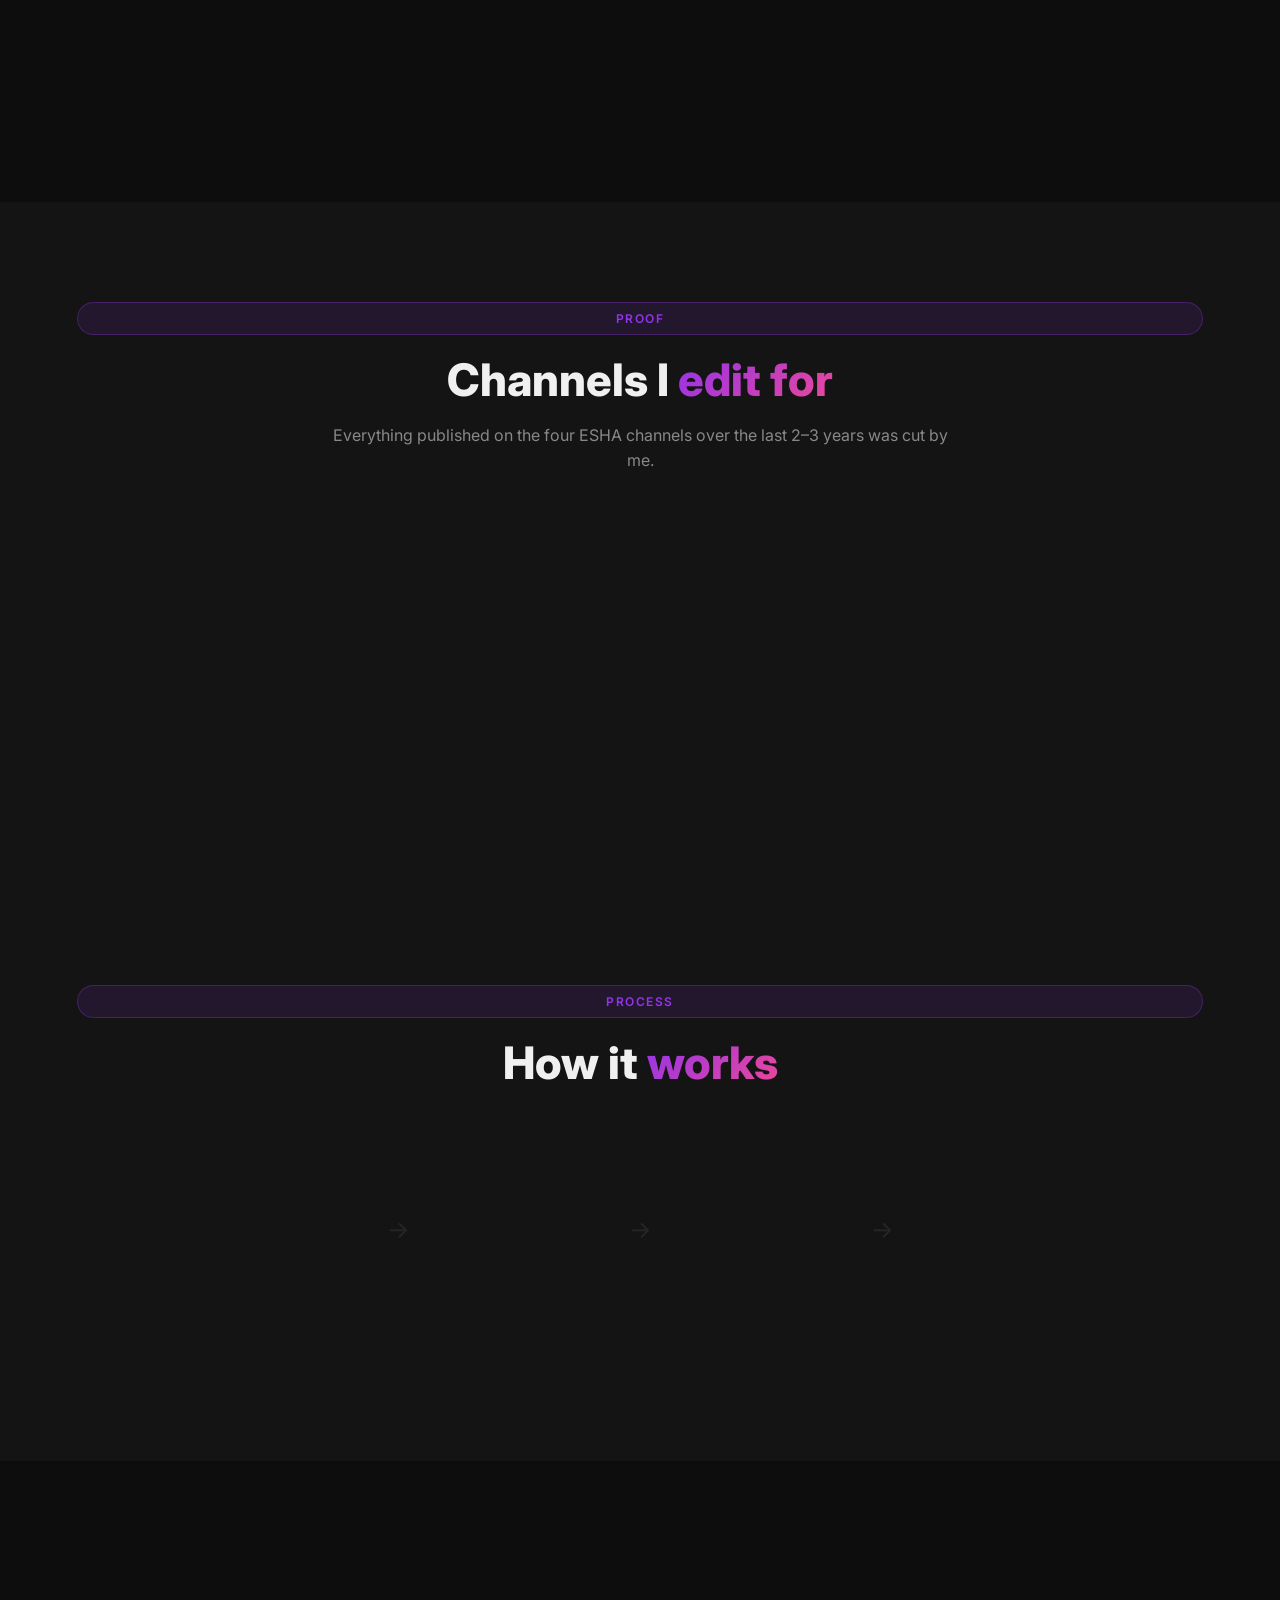
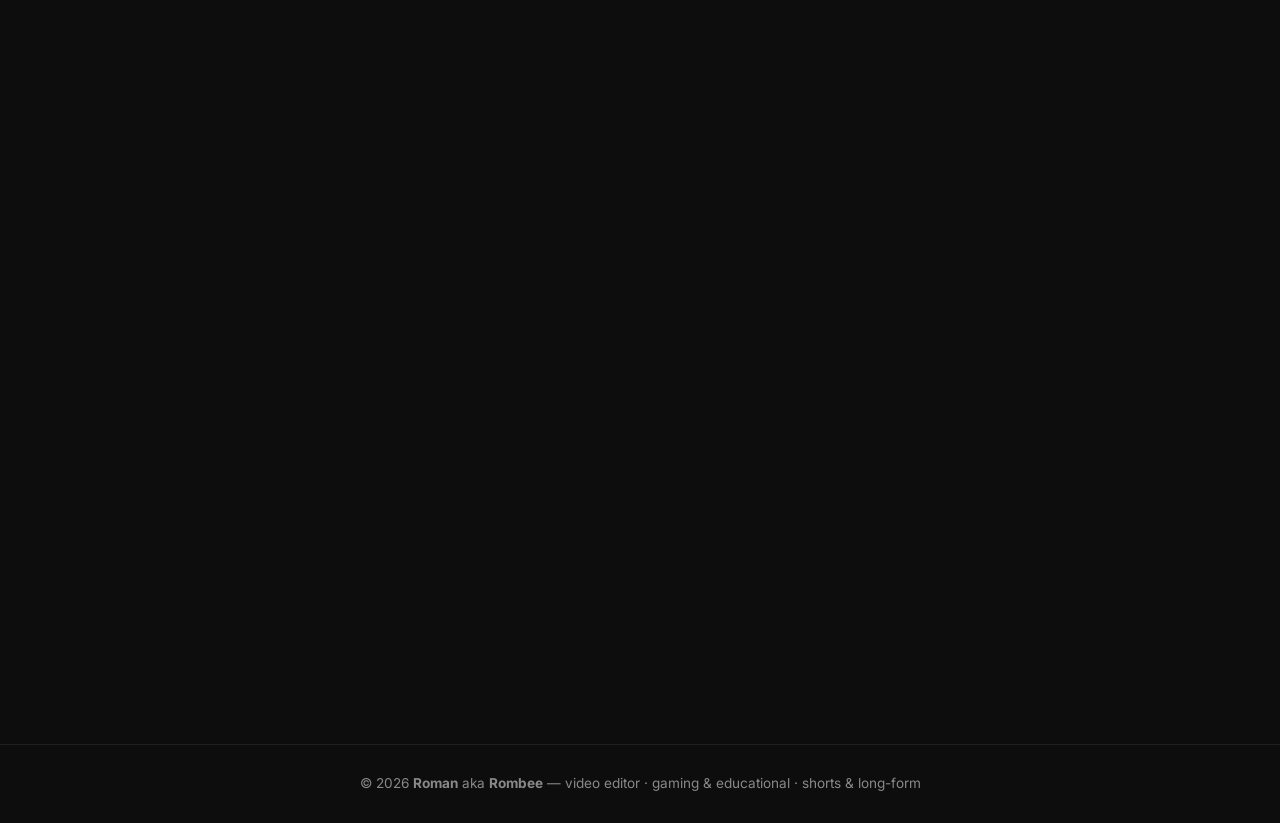
<file: en/index.html>
<!DOCTYPE html>
<html lang="en">
<head>
  <meta charset="UTF-8" />
  <meta name="viewport" content="width=device-width, initial-scale=1.0" />
  <title>Rombee — Video Editor · Gaming &amp; Educational · Shorts &amp; Long-form</title>
  <meta name="description" content="Sole editor for a four-channel EA FC network, 3 years. Gaming long-form, vertical shorts, clips and educational explainers. Available for EA FC 27." />
  <link rel="stylesheet" href="../style.css" />
  <link rel="preconnect" href="https://fonts.googleapis.com" />
  <link href="https://fonts.googleapis.com/css2?family=Inter:wght@300;400;500;600;700;800;900&display=swap" rel="stylesheet" />
</head>
<body>

  <!-- English version. Shares ../style.css, ../videos/ and ../thumbnails/ with the RU site. -->
  <nav class="nav">
    <div class="nav__logo">▶ <span>Rombee</span></div>
    <ul class="nav__links">
      <li><a href="#about">About</a></li>
      <li><a href="#services">Services</a></li>
      <li><a href="#portfolio">Work</a></li>
      <li><a href="#channels">Channels</a></li>
      <li><a href="#contact">Contact</a></li>
      <li><a href="../">RU</a></li>
    </ul>
    <a href="#contact" class="btn btn--small">Hire me</a>
    <button class="nav__burger" id="burger">☰</button>
  </nav>

  <div class="mobile-menu" id="mobileMenu">
    <button class="mobile-menu__close" id="menuClose">✕</button>
    <a href="#about" class="mobile-link">About</a>
    <a href="#services" class="mobile-link">Services</a>
    <a href="#portfolio" class="mobile-link">Work</a>
    <a href="#channels" class="mobile-link">Channels</a>
    <a href="#contact" class="mobile-link">Contact</a>
    <a href="../" class="mobile-link">Русская версия</a>
  </div>

  <!-- HERO -->
  <section class="hero" id="home">
    <div class="hero__content">
      <div class="hero__badge">🎮 Gaming · 🔬 Explainers · Shorts &amp; long-form</div>
      <h1 class="hero__title">
        Three years, seven channels,<br />
        <span class="gradient-text">one editor</span>
      </h1>
      <p class="hero__subtitle">
        I'm the sole editor for a four-channel EA FC network and I cut science
        and health explainers for a media company. Vertical shorts and long-form,
        gaming and educational. Available now.
      </p>
      <div class="hero__buttons">
        <a href="#portfolio" class="btn btn--primary">See the work</a>
        <a href="#contact" class="btn btn--outline">Get a quote</a>
      </div>
    </div>

    <div class="hero__visual">
      <div class="intro-frame">
        <div class="intro-screen">
          <video
            id="heroVideo"
            src="../videos/intro.mp4"
            poster="../thumbnails/intro_poster.jpg"
            muted
            autoplay
            playsinline
            preload="auto"
          ></video>
          <div class="video-hint hidden" id="videoHint">
            <span>↻</span>
            <p>Watch<br/>again</p>
          </div>
          <button class="sound-btn" id="soundBtn" title="Toggle sound">🔇</button>
        </div>
        <div class="phone-glow"></div>
      </div>
    </div>
  </section>

  <!-- STATS -->
  <section class="stats">
    <div class="stats__grid">
      <div class="stat-card fade-in">
        <div class="stat-card__number" data-target="100" data-suffix="+">0</div>
        <div class="stat-card__label">Videos edited</div>
      </div>
      <div class="stat-card fade-in">
        <div class="stat-card__number" data-target="7" data-suffix="">0</div>
        <div class="stat-card__label">YouTube channels</div>
      </div>
      <div class="stat-card fade-in">
        <div class="stat-card__number" data-target="3" data-suffix="">0</div>
        <div class="stat-card__label">Years in production</div>
      </div>
      <div class="stat-card fade-in">
        <div class="stat-card__number" data-target="12" data-suffix="">0</div>
        <div class="stat-card__label">Pieces in portfolio</div>
      </div>
    </div>
  </section>

  <!-- ABOUT -->
  <section class="about" id="about">
    <div class="section__tag">About</div>
    <div class="about__grid">
      <div class="about__image-wrap fade-in">
        <img class="about__photo" src="../images/roman.jpg" alt="Roman — Rombee, video editor" />
        <div class="about__badge-float">🎬 Rombee</div>
      </div>
      <div class="about__text fade-in">
        <h2 class="section__title">I edit in two lanes —<br /><span class="gradient-text">and both are busy</span></h2>
        <p>
          I'm <strong>Roman</strong>, an editor working under the name <strong>Rombee</strong>.
          For the past three years I've been the <strong>sole editor for a four-channel
          EA FC / FIFA network</strong> — pack openings, trading, pitch notes, TOTY and
          launch-season content, long-form and clips.
        </p>
        <p>
          In parallel I cut <strong>science, health and beauty explainers</strong> for a
          media company across three more channels — whiteboard-led educational shorts,
          event coverage and interviews.
        </p>
        <ul class="about__list">
          <li>✅ First draft of a standard short-form edit within 48 hours</li>
          <li>✅ Rough cut on day 2, so you see progress instead of taking my word</li>
          <li>✅ Animated subtitles and on-screen graphics</li>
          <li>✅ Revisions included</li>
        </ul>
      </div>
    </div>
  </section>

  <!-- SERVICES -->
  <section class="services" id="services">
    <div class="section__tag">What I do</div>
    <h2 class="section__title text-center">Services &amp; <span class="gradient-text">rates</span></h2>
    <div class="services__grid">

      <div class="service-card fade-in">
        <div class="service-card__icon">🎮</div>
        <h3>Gaming long-form — $180</h3>
        <p>EA FC / FIFA and similar. Pack openings, trading, reactions, pitch notes. Three years in this exact niche.</p>
      </div>

      <div class="service-card fade-in">
        <div class="service-card__icon">📱</div>
        <h3>Shorts &amp; Reels — $50</h3>
        <p>Vertical, under 60 seconds. Fast pacing, animated captions, on-screen emphasis. Educational or gaming.</p>
      </div>

      <div class="service-card fade-in">
        <div class="service-card__icon">✂️</div>
        <h3>Clips from long-form — $35</h3>
        <p>Turn your streams and long videos into vertical clips. This is most of what I do week to week.</p>
      </div>

      <div class="service-card fade-in">
        <div class="service-card__icon">🔬</div>
        <h3>Explainer / educational</h3>
        <p>Science, health, tech, beauty. Whiteboard-led or presenter-led, built to hold attention to the end.</p>
      </div>

      <div class="service-card fade-in">
        <div class="service-card__icon">💬</div>
        <h3>Animated subtitles</h3>
        <p>Auto-transcribed, hand-corrected. Key words emphasised in colour and motion.</p>
      </div>

      <div class="service-card fade-in">
        <div class="service-card__icon">📦</div>
        <h3>Bulk &amp; retainer</h3>
        <p>5+ videos or a weekly schedule — discounted. Best fit if you publish regularly.</p>
      </div>

    </div>
  </section>

  <!-- PORTFOLIO -->
  <section class="portfolio" id="portfolio">
    <div class="section__tag">Selected work</div>
    <h2 class="section__title text-center">Real <span class="gradient-text">deliverables</span></h2>

    <div class="portfolio__tabs">
      <button class="tab-btn active" data-filter="all">All</button>
      <button class="tab-btn" data-filter="talking-head">Talking Head</button>
      <button class="tab-btn" data-filter="shorts">Shorts / Reels</button>
      <button class="tab-btn" data-filter="gaming">Gaming</button>
      <button class="tab-btn" data-filter="horizontal">Long-form</button>
      <button class="tab-btn" data-filter="special">Special formats</button>
    </div>

    <div class="portfolio__grid" id="portfolioGrid">

      <div class="portfolio-card fade-in" data-type="shorts special" data-video="../videos/pc_5000_3d.mp4">
        <div class="portfolio-card__thumb">
          <img src="../thumbnails/thumb_pc_5000_3d.jpg" alt="$5,000 editing PC — 3D animation" />
          <div class="portfolio-card__overlay">
            <span class="overlay-play">▶</span>
          </div>
          <span class="card-format card-format--vertical">3D Short</span>
        </div>
        <div class="portfolio-card__info">
          <span class="portfolio-card__tag">3D / Blender</span>
          <p>$5,000 editing PC built to the beat: 3D animation in Blender, beat-synced sound</p>
          <a href="../credits/pc_5000_3d.txt" target="_blank" rel="noopener" style="font-size:12px;opacity:.6">3D model credits (CC BY)</a>
        </div>
      </div>

      <div class="portfolio-card fade-in" data-type="shorts gaming talking-head" data-video="../videos/eafc_weekend_league.mp4">
        <div class="portfolio-card__thumb">
          <img src="../thumbnails/thumb_eafc_weekend_league.jpg" alt="EA FC Weekend League gaming Short" />
          <div class="portfolio-card__overlay"><span class="overlay-play">▶</span></div>
          <span class="card-format card-format--vertical">Gaming Short</span>
        </div>
        <div class="portfolio-card__info">
          <span class="portfolio-card__tag">Gaming / EA FC</span>
          <p>Weekend League — fast-paced EA FC Short</p>
        </div>
      </div>

      <div class="portfolio-card fade-in" data-type="shorts gaming talking-head" data-video="../videos/eafc_graphics_evolution.mp4">
        <div class="portfolio-card__thumb">
          <img src="../thumbnails/thumb_eafc_graphics_evolution.jpg" alt="Evolution of FIFA and EA FC graphics" />
          <div class="portfolio-card__overlay"><span class="overlay-play">▶</span></div>
          <span class="card-format card-format--vertical">Gaming Short</span>
        </div>
        <div class="portfolio-card__info">
          <span class="portfolio-card__tag">Gaming / EA FC</span>
          <p>The evolution of FIFA and EA FC graphics</p>
        </div>
      </div>

      <div class="portfolio-card fade-in" data-type="shorts gaming talking-head" data-video="../videos/eafc_dark_truth.mp4">
        <div class="portfolio-card__thumb">
          <img src="../thumbnails/thumb_eafc_dark_truth.jpg" alt="The dark side of the EA FC market" />
          <div class="portfolio-card__overlay"><span class="overlay-play">▶</span></div>
          <span class="card-format card-format--vertical">Gaming Short</span>
        </div>
        <div class="portfolio-card__info">
          <span class="portfolio-card__tag">Gaming / EA FC</span>
          <p>The dark side of EA FC — investigative Short</p>
        </div>
      </div>

      <div class="portfolio-card fade-in" data-type="horizontal gaming talking-head" data-video="../videos/eafc_tutorial_full.mp4">
        <div class="portfolio-card__thumb portfolio-card__thumb--wide">
          <img src="../thumbnails/thumb_eafc_tutorial_full.jpg" alt="EA FC 26 defending tutorial, full version" />
          <div class="portfolio-card__overlay"><span class="overlay-play">▶</span></div>
          <span class="card-format card-format--horizontal">Gaming</span>
        </div>
        <div class="portfolio-card__info">
          <span class="portfolio-card__tag">Gaming / EA FC</span>
          <p>EA FC 26 defending tutorial — full 11-minute version</p>
        </div>
      </div>

      <div class="portfolio-card fade-in" data-type="shorts talking-head" data-video="../videos/smartwatch_pulse.mp4">
        <div class="portfolio-card__thumb">
          <img src="../thumbnails/thumb_smartwatch_pulse.jpg" alt="Smartwatch heart rate accuracy" />
          <div class="portfolio-card__overlay"><span class="overlay-play">▶</span></div>
          <span class="card-format card-format--vertical">Shorts</span>
        </div>
        <div class="portfolio-card__info">
          <span class="portfolio-card__tag">Tech / Health</span>
          <p>Smartwatch heart rate — how accurate is it</p>
        </div>
      </div>

      <div class="portfolio-card fade-in" data-type="horizontal gaming talking-head" data-video="../videos/eafc_tutorial.mp4">
        <div class="portfolio-card__thumb portfolio-card__thumb--wide">
          <img src="../thumbnails/thumb_eafc_tutorial.jpg" alt="EA FC 26 defending tutorial" />
          <div class="portfolio-card__overlay"><span class="overlay-play">▶</span></div>
          <span class="card-format card-format--horizontal">Gaming</span>
        </div>
        <div class="portfolio-card__info">
          <span class="portfolio-card__tag">Gaming / EA FC</span>
          <p>EA FC 26 defending tutorial — tactical breakdown</p>
        </div>
      </div>

      <div class="portfolio-card fade-in" data-type="horizontal gaming talking-head" data-video="../videos/eafc_fc26_killed.mp4">
        <div class="portfolio-card__thumb portfolio-card__thumb--wide">
          <img src="../thumbnails/thumb_eafc_fc26_killed.jpg" alt="EA Killed FC 26 long-form gaming video" />
          <div class="portfolio-card__overlay"><span class="overlay-play">▶</span></div>
          <span class="card-format card-format--horizontal">Long-form</span>
        </div>
        <div class="portfolio-card__info">
          <span class="portfolio-card__tag">Gaming / EA FC</span>
          <p>EA Killed FC 26 — long-form commentary</p>
        </div>
      </div>

      <div class="portfolio-card fade-in" data-type="horizontal gaming talking-head" data-video="../videos/eafc_pay_to_win.mp4">
        <div class="portfolio-card__thumb portfolio-card__thumb--wide">
          <img src="../thumbnails/thumb_eafc_pay_to_win.jpg" alt="Pay to win EA FC long-form video" />
          <div class="portfolio-card__overlay"><span class="overlay-play">▶</span></div>
          <span class="card-format card-format--horizontal">Long-form</span>
        </div>
        <div class="portfolio-card__info">
          <span class="portfolio-card__tag">Gaming / EA FC</span>
          <p>Pay to win — EA FC long-form story</p>
        </div>
      </div>

      <div class="portfolio-card fade-in" data-type="shorts talking-head" data-video="../videos/xiaomi_massage_pillow.mp4">
        <div class="portfolio-card__thumb">
          <img src="../thumbnails/thumb_xiaomi_massage_pillow.jpg" alt="Xiaomi smart massage pillow" />
          <div class="portfolio-card__overlay"><span class="overlay-play">▶</span></div>
          <span class="card-format card-format--vertical">Talking Head</span>
        </div>
        <div class="portfolio-card__info">
          <span class="portfolio-card__tag">Technology / Review</span>
          <p>Xiaomi smart massage pillow</p>
        </div>
      </div>

      <div class="portfolio-card fade-in" data-type="shorts talking-head" data-video="../videos/calorie_deficit_explainer.mp4">
        <div class="portfolio-card__thumb">
          <img src="../thumbnails/thumb_calorie_deficit_explainer.jpg" alt="Calorie deficit is not eating less" />
          <div class="portfolio-card__overlay"><span class="overlay-play">▶</span></div>
          <span class="card-format card-format--vertical">Explainer</span>
        </div>
        <div class="portfolio-card__info">
          <span class="portfolio-card__tag">Health / Explainer</span>
          <p>Calorie deficit is not “eating less”</p>
        </div>
      </div>

      <div class="portfolio-card fade-in" data-type="shorts talking-head" data-video="../videos/stress_hair_explainer.mp4">
        <div class="portfolio-card__thumb">
          <img src="../thumbnails/thumb_stress_hair_explainer.jpg" alt="Can stress turn hair gray" />
          <div class="portfolio-card__overlay"><span class="overlay-play">▶</span></div>
          <span class="card-format card-format--vertical">Explainer</span>
        </div>
        <div class="portfolio-card__info">
          <span class="portfolio-card__tag">Science / Health</span>
          <p>Can stress turn hair gray?</p>
        </div>
      </div>

                              <div class="portfolio-card fade-in" data-type="shorts talking-head" data-video="../videos/ai_tomatoes.mp4">
        <div class="portfolio-card__thumb">
          <img src="../thumbnails/thumb_ai_tomatoes.jpg" alt="AI and tomatoes" />
          <div class="portfolio-card__overlay"><span class="overlay-play">▶</span></div>
          <span class="card-format card-format--vertical">Explainer</span>
        </div>
        <div class="portfolio-card__info">
          <span class="portfolio-card__tag">Tech / Explainer</span>
          <p>AI and tomatoes</p>
        </div>
      </div>

      <div class="portfolio-card fade-in" data-type="shorts" data-video="../videos/vacuum_asmr_ad.mp4">
        <div class="portfolio-card__thumb">
          <img src="../thumbnails/thumb_vacuum_asmr_ad.jpg" alt="Vacuum ad, ASMR style" />
          <div class="portfolio-card__overlay"><span class="overlay-play">▶</span></div>
          <span class="card-format card-format--vertical">Ad</span>
        </div>
        <div class="portfolio-card__info">
          <span class="portfolio-card__tag">Tech / Product</span>
          <p>Vacuum ad, ASMR style</p>
        </div>
      </div>

      <div class="portfolio-card fade-in" data-type="shorts talking-head" data-video="../videos/retinol_explainer.mp4">
        <div class="portfolio-card__thumb">
          <img src="../thumbnails/thumb_retinol_explainer.jpg" alt="Retinol explainer" />
          <div class="portfolio-card__overlay"><span class="overlay-play">▶</span></div>
          <span class="card-format card-format--vertical">Explainer</span>
        </div>
        <div class="portfolio-card__info">
          <span class="portfolio-card__tag">Beauty / Explainer</span>
          <p>Retinol explainer</p>
        </div>
      </div>

      <div class="portfolio-card fade-in" data-type="shorts gaming talking-head" data-video="../videos/kurt_ea_story.mp4">
        <div class="portfolio-card__thumb">
          <img src="../thumbnails/thumb_kurt_ea_story.jpg" alt="EA Sports storytelling short" />
          <div class="portfolio-card__overlay"><span class="overlay-play">▶</span></div>
          <span class="card-format card-format--vertical">Storytelling</span>
        </div>
        <div class="portfolio-card__info">
          <span class="portfolio-card__tag">Gaming / EA FC</span>
          <p>EA Sports storytelling short</p>
        </div>
      </div>

      <div class="portfolio-card fade-in" data-type="shorts talking-head" data-video="../videos/amsterdam_history.mp4">
        <div class="portfolio-card__thumb">
          <img src="../thumbnails/thumb_amsterdam_history.jpg" alt="Amsterdam and the age of progress" />
          <div class="portfolio-card__overlay"><span class="overlay-play">▶</span></div>
          <span class="card-format card-format--vertical">Explainer</span>
        </div>
        <div class="portfolio-card__info">
          <span class="portfolio-card__tag">History / Tech</span>
          <p>Amsterdam and the age of progress</p>
        </div>
      </div>

      <div class="portfolio-card fade-in" data-type="shorts talking-head" data-video="../videos/steps_10k.mp4">
        <div class="portfolio-card__thumb">
          <img src="../thumbnails/thumb_steps_10k.jpg" alt="10,000 steps a day" />
          <div class="portfolio-card__overlay"><span class="overlay-play">▶</span></div>
          <span class="card-format card-format--vertical">Explainer</span>
        </div>
        <div class="portfolio-card__info">
          <span class="portfolio-card__tag">Science / Health</span>
          <p>10,000 steps a day</p>
        </div>
      </div>

      <div class="portfolio-card fade-in" data-type="shorts talking-head" data-video="../videos/breakfast_matters.mp4">
        <div class="portfolio-card__thumb">
          <img src="../thumbnails/thumb_breakfast_matters.jpg" alt="Does breakfast really matter" />
          <div class="portfolio-card__overlay"><span class="overlay-play">▶</span></div>
          <span class="card-format card-format--vertical">Explainer</span>
        </div>
        <div class="portfolio-card__info">
          <span class="portfolio-card__tag">Health / Explainer</span>
          <p>Does breakfast really matter?</p>
        </div>
      </div>

      <div class="portfolio-card fade-in" data-type="shorts talking-head" data-video="../videos/top_cameras.mp4">
        <div class="portfolio-card__thumb">
          <img src="../thumbnails/thumb_top_cameras.jpg" alt="Best travel cameras" />
          <div class="portfolio-card__overlay"><span class="overlay-play">▶</span></div>
          <span class="card-format card-format--vertical">Talking Head</span>
        </div>
        <div class="portfolio-card__info">
          <span class="portfolio-card__tag">Technology / Review</span>
          <p>Best cameras for travel</p>
        </div>
      </div>

      <div class="portfolio-card fade-in" data-type="shorts talking-head" data-video="../videos/phone_overnight_charging.mp4">
        <div class="portfolio-card__thumb">
          <img src="../thumbnails/thumb_phone_overnight_charging.jpg" alt="Can you charge a smartphone overnight" />
          <div class="portfolio-card__overlay"><span class="overlay-play">▶</span></div>
          <span class="card-format card-format--vertical">Explainer</span>
        </div>
        <div class="portfolio-card__info">
          <span class="portfolio-card__tag">Technology / Explainer</span>
          <p>Can you charge a smartphone overnight?</p>
        </div>
      </div>

      <div class="portfolio-card fade-in" data-type="shorts talking-head" data-video="../videos/gossip_psychology.mp4">
        <div class="portfolio-card__thumb">
          <img src="../thumbnails/thumb_gossip_psychology.jpg" alt="Can gossip actually be good for you" />
          <div class="portfolio-card__overlay"><span class="overlay-play">▶</span></div>
          <span class="card-format card-format--vertical">Talking Head</span>
        </div>
        <div class="portfolio-card__info">
          <span class="portfolio-card__tag">Psychology / Explainer</span>
          <p>Can gossip actually be good for you?</p>
        </div>
      </div>

      <div class="portfolio-card fade-in" data-type="shorts talking-head" data-video="../videos/sleep_phone.mp4">
        <div class="portfolio-card__thumb">
          <img src="../thumbnails/thumb_sleep_phone.jpg" alt="Is it dangerous to sleep next to your phone" />
          <div class="portfolio-card__overlay"><span class="overlay-play">▶</span></div>
          <span class="card-format card-format--vertical">Shorts</span>
        </div>
        <div class="portfolio-card__info">
          <span class="portfolio-card__tag">Science / Health</span>
          <p>Is it dangerous to sleep next to your phone?</p>
        </div>
      </div>

      <div class="portfolio-card fade-in" data-type="shorts talking-head" data-video="../videos/laundry.mp4">
        <div class="portfolio-card__thumb">
          <img src="../thumbnails/thumb_laundry.jpg" alt="Is drying laundry indoors harmful" />
          <div class="portfolio-card__overlay"><span class="overlay-play">▶</span></div>
          <span class="card-format card-format--vertical">Shorts</span>
        </div>
        <div class="portfolio-card__info">
          <span class="portfolio-card__tag">Home / Science</span>
          <p>Is drying laundry indoors bad for you?</p>
        </div>
      </div>

      <div class="portfolio-card fade-in" data-type="shorts talking-head" data-video="../videos/belly.mp4">
        <div class="portfolio-card__thumb">
          <img src="../thumbnails/thumb_belly.jpg" alt="What causes bloating" />
          <div class="portfolio-card__overlay"><span class="overlay-play">▶</span></div>
          <span class="card-format card-format--vertical">Shorts</span>
        </div>
        <div class="portfolio-card__info">
          <span class="portfolio-card__tag">Health</span>
          <p>What actually causes bloating?</p>
        </div>
      </div>

      <div class="portfolio-card fade-in" data-type="shorts talking-head" data-video="../videos/mushroom_ram.mp4">
        <div class="portfolio-card__thumb">
          <img src="../thumbnails/thumb_mushroom_ram.jpg" alt="Mushrooms instead of RAM" />
          <div class="portfolio-card__overlay"><span class="overlay-play">▶</span></div>
          <span class="card-format card-format--vertical">Shorts</span>
        </div>
        <div class="portfolio-card__info">
          <span class="portfolio-card__tag">Technology</span>
          <p>Mushrooms instead of RAM — myth or fact?</p>
        </div>
      </div>

      <div class="portfolio-card fade-in" data-type="shorts" data-video="../videos/forum_ai.mp4">
        <div class="portfolio-card__thumb">
          <img src="../thumbnails/thumb_forum_ai.jpg" alt="AI and Cinema Forum" />
          <div class="portfolio-card__overlay"><span class="overlay-play">▶</span></div>
          <span class="card-format card-format--vertical">Coverage</span>
        </div>
        <div class="portfolio-card__info">
          <span class="portfolio-card__tag">Event / Coverage</span>
          <p>AI &amp; Cinema Forum — event recap</p>
        </div>
      </div>

      <div class="portfolio-card fade-in" data-type="special" data-video="../videos/rope.mp4">
        <div class="portfolio-card__thumb">
          <img src="../thumbnails/thumb_rope.jpg" alt="Rope jumping" />
          <div class="portfolio-card__overlay"><span class="overlay-play">▶</span></div>
          <span class="card-format card-format--special">Extreme</span>
        </div>
        <div class="portfolio-card__info">
          <span class="portfolio-card__tag">Extreme / Sport</span>
          <p>Rope jumping — height jump</p>
        </div>
      </div>

      <div class="portfolio-card fade-in" data-type="special" data-video="../videos/sidephone.mp4">
        <div class="portfolio-card__thumb">
          <img src="../thumbnails/thumb_sidephone.jpg" alt="Sidephone" />
          <div class="portfolio-card__overlay"><span class="overlay-play">▶</span></div>
          <span class="card-format card-format--special">Sidephone</span>
        </div>
        <div class="portfolio-card__info">
          <span class="portfolio-card__tag">Special format</span>
          <p>Sidephone — side-screen concept</p>
        </div>
      </div>

      <div class="portfolio-card fade-in" data-type="special" data-video="../videos/trifold.mp4">
        <div class="portfolio-card__thumb">
          <img src="../thumbnails/thumb_trifold.jpg" alt="Trifold" />
          <div class="portfolio-card__overlay"><span class="overlay-play">▶</span></div>
          <span class="card-format card-format--special">Trifold</span>
        </div>
        <div class="portfolio-card__info">
          <span class="portfolio-card__tag">Special format</span>
          <p>Trifold — triple-screen phone</p>
        </div>
      </div>

      <div class="portfolio-card fade-in" data-type="horizontal talking-head" data-video="../videos/vasilisa.mp4">
        <div class="portfolio-card__thumb portfolio-card__thumb--wide">
          <img src="../thumbnails/thumb_vasilisa.jpg" alt="Vasilisa" />
          <div class="portfolio-card__overlay"><span class="overlay-play">▶</span></div>
          <span class="card-format card-format--horizontal">Long-form</span>
        </div>
        <div class="portfolio-card__info">
          <span class="portfolio-card__tag">Interview / Lifestyle</span>
          <p>Vasilisa — long-form cut</p>
        </div>
      </div>

      <div class="portfolio-card fade-in" data-type="horizontal talking-head" data-video="../videos/ostro_ai_intro.mp4">
        <div class="portfolio-card__thumb portfolio-card__thumb--wide">
          <img src="../thumbnails/thumb_ostro_ai_intro.jpg" alt="A year testing AI side hustles" />
          <div class="portfolio-card__overlay"><span class="overlay-play">▶</span></div>
          <span class="card-format card-format--horizontal">Long-form</span>
        </div>
        <div class="portfolio-card__info">
          <span class="portfolio-card__tag">YouTube / AI</span>
          <p>"A year testing AI side hustles" — episode opener</p>
        </div>
      </div>

      <div class="portfolio-card fade-in" data-type="horizontal talking-head" data-video="../videos/dasha.mp4">
        <div class="portfolio-card__thumb portfolio-card__thumb--wide">
          <img src="../thumbnails/thumb_dasha.jpg" alt="Dasha" />
          <div class="portfolio-card__overlay"><span class="overlay-play">▶</span></div>
          <span class="card-format card-format--horizontal">Long-form</span>
        </div>
        <div class="portfolio-card__info">
          <span class="portfolio-card__tag">Interview / Lifestyle</span>
          <p>Dasha — final cut</p>
        </div>
      </div>

      <div class="portfolio-card fade-in" data-type="horizontal" data-video="../videos/lenya.mp4">
        <div class="portfolio-card__thumb portfolio-card__thumb--wide">
          <img src="../thumbnails/thumb_lenya.jpg" alt="Lenya" />
          <div class="portfolio-card__overlay"><span class="overlay-play">▶</span></div>
          <span class="card-format card-format--horizontal">Long-form</span>
        </div>
        <div class="portfolio-card__info">
          <span class="portfolio-card__tag">Vlog / Long-form</span>
          <p>Lenya — long-form cut</p>
        </div>
      </div>

    </div>
  </section>

  <!-- CHANNELS — public proof -->
  <section class="services" id="channels">
    <div class="section__tag">Proof</div>
    <h2 class="section__title text-center">Channels I <span class="gradient-text">edit for</span></h2>
    <p class="contact__sub" style="text-align:center;max-width:640px;margin:0 auto 2.5rem;">
      Everything published on the four ESHA channels over the last 2–3 years was cut by me.
    </p>
    <div class="services__grid">

      <div class="service-card fade-in">
        <div class="service-card__icon">🎮</div>
        <h3>ESHA network — EA FC</h3>
        <p>
          Four channels, sole editor, 3 years.<br />
          <a href="https://www.youtube.com/@EshAFIFA" target="_blank" rel="noopener">FC ESHA</a> ·
          <a href="https://www.youtube.com/@ESHACLIPS" target="_blank" rel="noopener">ESHA CLIPS</a><br />
          <a href="https://www.youtube.com/@ESHATRADE" target="_blank" rel="noopener">ESHA TRADE</a> ·
          <a href="https://www.youtube.com/@ESHACheck" target="_blank" rel="noopener">ESHA Check</a>
        </p>
      </div>

      <div class="service-card fade-in">
        <div class="service-card__icon">🔬</div>
        <h3>Educational &amp; tech</h3>
        <p>
          Science, health and gadget explainers.<br />
          <a href="https://www.youtube.com/@chudotex" target="_blank" rel="noopener">чудотех</a> ·
          <a href="https://www.youtube.com/@Tostr_ru" target="_blank" rel="noopener">Tostr</a> ·
          <a href="https://www.youtube.com/@sergeymalozemov" target="_blank" rel="noopener">Sergey Malozyomov</a>
        </p>
      </div>

      <div class="service-card fade-in">
        <div class="service-card__icon">📅</div>
        <h3>Available for EA FC 27</h3>
        <p>
          Launch is 25 September. I've worked three EA FC seasons including TOTY —
          I know the content calendar and the turnaround it demands.
        </p>
      </div>

    </div>
  </section>

  <!-- PROCESS -->
  <section class="process">
    <div class="section__tag">Process</div>
    <h2 class="section__title text-center">How it <span class="gradient-text">works</span></h2>
    <div class="process__steps">
      <div class="process__step fade-in">
        <div class="process__step-num">01</div>
        <h3>You message me</h3>
        <p>Tell me the channel, the format and the volume.</p>
      </div>
      <div class="process__arrow">→</div>
      <div class="process__step fade-in">
        <div class="process__step-num">02</div>
        <h3>We agree a start date</h3>
        <p>Not just a delivery date — you'll know exactly when I begin.</p>
      </div>
      <div class="process__arrow">→</div>
      <div class="process__step fade-in">
        <div class="process__step-num">03</div>
        <h3>Rough cut on day 2</h3>
        <p>You see real progress mid-project, and get notes in early.</p>
      </div>
      <div class="process__arrow">→</div>
      <div class="process__step fade-in">
        <div class="process__step-num">04</div>
        <h3>Final delivery</h3>
        <p>Ahead of the quoted deadline. Revisions included.</p>
      </div>
    </div>
  </section>

  <!-- CONTACT -->
  <section class="contact" id="contact">
    <div class="contact__inner fade-in">
      <div class="section__tag">Get in touch</div>
      <h2 class="section__title text-center">Need an editor for <span class="gradient-text">EA FC 27?</span></h2>
      <p class="contact__sub">Fastest reply is on Telegram — usually within a few hours</p>

      <div class="hero__buttons" style="justify-content:center;margin-bottom:2.5rem;">
        <a href="https://t.me/romansh21" target="_blank" rel="noopener" class="btn btn--primary">Message me on Telegram</a>
        <a href="mailto:rombeeeeee@gmail.com" class="btn btn--outline">Email me</a>
      </div>

      <form class="contact__form" id="contactForm">
        <div class="form__row">
          <input type="text" placeholder="Your name" class="form__input" required />
          <input type="email" placeholder="Email" class="form__input" required />
        </div>
        <input type="text" placeholder="Subject (e.g. 5 shorts per week for a gaming channel)" class="form__input" />
        <textarea placeholder="Tell me about your channel and what you need..." class="form__textarea" rows="4"></textarea>
        <button type="submit" class="btn btn--primary btn--full">Send enquiry 🚀</button>
      </form>

      <div class="contact__socials">
        <a href="https://t.me/romansh21" class="social-link" target="_blank" rel="noopener">Telegram</a>
        <a href="mailto:rombeeeeee@gmail.com" class="social-link">Email</a>
        <a href="../" class="social-link">Русская версия</a>
      </div>
    </div>
  </section>

  <footer class="footer">
    <p>© 2026 <strong>Roman</strong> aka <strong>Rombee</strong> — video editor · gaming &amp; educational · shorts &amp; long-form</p>
  </footer>

  <div class="lightbox" id="lightbox">
    <button class="lightbox__close" id="lightboxClose">✕</button>
    <div class="lightbox__backdrop" id="lightboxBackdrop"></div>
    <div class="lightbox__content" id="lightboxContent">
      <video class="lightbox__video" id="lightboxVideo" controls playsinline preload="metadata"></video>
      <div class="lightbox__meta">
        <span class="lightbox__tag" id="lightboxTag"></span>
        <p class="lightbox__title" id="lightboxTitle"></p>
      </div>
    </div>
  </div>

  <script src="script.js"></script>
</body>
</html>
</file>
<file: style.css>
/* ===== ПЕРЕМЕННЫЕ ===== */
:root {
  --bg: #0d0d0d;
  --bg-2: #141414;
  --bg-3: #1c1c1c;
  --border: rgba(255, 255, 255, 0.08);
  --text: #f0f0f0;
  --text-muted: #888;
  --accent-1: #9333ea;
  --accent-2: #ec4899;
  --gradient: linear-gradient(135deg, var(--accent-1), var(--accent-2));
  --radius: 16px;
  --font: 'Inter', system-ui, sans-serif;
}

/* ===== СБРОС ===== */
*, *::before, *::after { box-sizing: border-box; margin: 0; padding: 0; }
html { scroll-behavior: smooth; }
body {
  font-family: var(--font);
  background: var(--bg);
  color: var(--text);
  line-height: 1.6;
  overflow-x: hidden;
}
a { text-decoration: none; color: inherit; }
ul { list-style: none; }
img { max-width: 100%; }

/* ===== УТИЛИТЫ ===== */
.gradient-text {
  background: var(--gradient);
  -webkit-background-clip: text;
  -webkit-text-fill-color: transparent;
  background-clip: text;
}
.text-center { text-align: center; }
.section__tag {
  display: inline-block;
  font-size: 0.75rem;
  font-weight: 600;
  letter-spacing: 0.12em;
  text-transform: uppercase;
  color: var(--accent-1);
  background: rgba(147, 51, 234, 0.12);
  border: 1px solid rgba(147, 51, 234, 0.3);
  padding: 6px 14px;
  border-radius: 100px;
  margin-bottom: 20px;
}
.section__title {
  font-size: clamp(1.8rem, 4vw, 2.8rem);
  font-weight: 800;
  line-height: 1.15;
  margin-bottom: 1rem;
}

/* ===== КНОПКИ ===== */
.btn {
  display: inline-flex;
  align-items: center;
  gap: 8px;
  padding: 14px 28px;
  border-radius: 100px;
  font-weight: 600;
  font-size: 0.95rem;
  cursor: pointer;
  border: none;
  transition: all 0.25s ease;
  font-family: var(--font);
}
.btn--primary {
  background: var(--gradient);
  color: #fff;
  box-shadow: 0 0 30px rgba(147, 51, 234, 0.35);
}
.btn--primary:hover {
  transform: translateY(-2px);
  box-shadow: 0 0 45px rgba(147, 51, 234, 0.55);
}
.btn--outline {
  background: transparent;
  color: var(--text);
  border: 1px solid var(--border);
}
.btn--outline:hover {
  border-color: var(--accent-1);
  color: var(--accent-1);
}
.btn--small {
  padding: 10px 20px;
  font-size: 0.85rem;
  background: var(--gradient);
  color: #fff;
  border-radius: 100px;
}
.btn--full { width: 100%; justify-content: center; }

/* ===== НАВИГАЦИЯ ===== */
.nav {
  position: fixed;
  top: 0; left: 0; right: 0;
  z-index: 100;
  display: flex;
  align-items: center;
  gap: 2rem;
  padding: 18px 6%;
  background: rgba(13, 13, 13, 0.85);
  backdrop-filter: blur(20px);
  border-bottom: 1px solid var(--border);
}
.nav__logo {
  font-size: 1.1rem;
  font-weight: 800;
  white-space: nowrap;
}
.nav__logo span { color: var(--accent-1); }
.nav__links {
  display: flex;
  gap: 2rem;
  margin-right: auto;
}
.nav__links a {
  font-size: 0.9rem;
  color: var(--text-muted);
  transition: color 0.2s;
}
.nav__links a:hover { color: var(--text); }
.nav__burger {
  display: none;
  background: none;
  border: none;
  color: var(--text);
  font-size: 1.4rem;
  cursor: pointer;
  margin-left: auto;
}

/* ===== МОБИЛЬНОЕ МЕНЮ ===== */
.mobile-menu {
  display: none;
  position: fixed;
  inset: 0;
  z-index: 200;
  background: var(--bg);
  flex-direction: column;
  align-items: center;
  justify-content: center;
  gap: 2rem;
}
.mobile-menu.open { display: flex; }
.mobile-menu__close {
  position: absolute;
  top: 24px; right: 6%;
  background: none;
  border: none;
  color: var(--text);
  font-size: 1.5rem;
  cursor: pointer;
}
.mobile-link {
  font-size: 1.5rem;
  font-weight: 700;
  color: var(--text);
  transition: color 0.2s;
}
.mobile-link:hover { color: var(--accent-1); }

/* ===== HERO ===== */
.hero {
  min-height: 100vh;
  display: flex;
  align-items: center;
  gap: 4rem;
  padding: 120px 6% 80px;
}
.hero__content { flex: 1; }
.hero__badge {
  display: inline-block;
  font-size: 0.85rem;
  font-weight: 600;
  padding: 8px 16px;
  border-radius: 100px;
  background: rgba(147, 51, 234, 0.1);
  border: 1px solid rgba(147, 51, 234, 0.3);
  margin-bottom: 24px;
  color: var(--text-muted);
}
.hero__title {
  font-size: clamp(2.2rem, 5.5vw, 4rem);
  font-weight: 900;
  line-height: 1.1;
  margin-bottom: 20px;
}
.hero__subtitle {
  font-size: 1.1rem;
  color: var(--text-muted);
  max-width: 500px;
  margin-bottom: 36px;
  line-height: 1.7;
}
.hero__buttons { display: flex; gap: 14px; flex-wrap: wrap; }

/* ===== ТЕЛЕФОН (HERO VISUAL) ===== */
.hero__visual { flex-shrink: 0; }
.phone-frame {
  position: relative;
  width: 240px;
  height: 480px;
  background: var(--bg-3);
  border-radius: 40px;
  border: 2px solid var(--border);
  overflow: hidden;
  box-shadow: 0 40px 80px rgba(0,0,0,0.5);
}
.phone-screen {
  height: 100%;
  position: relative;
  overflow: hidden;
  border-radius: inherit;
}
.phone-screen--video {
  background: #000;
  cursor: pointer;
}
.phone-screen--video video {
  width: 100%;
  height: 100%;
  object-fit: cover;
  display: block;
}
.video-hint {
  position: absolute;
  inset: 0;
  display: flex;
  flex-direction: column;
  align-items: center;
  justify-content: center;
  gap: 10px;
  background: rgba(0,0,0,0.45);
  backdrop-filter: blur(2px);
  transition: opacity 0.3s;
  pointer-events: none;
}
.video-hint span {
  width: 56px; height: 56px;
  background: var(--gradient);
  border-radius: 50%;
  display: flex;
  align-items: center;
  justify-content: center;
  font-size: 1.3rem;
  box-shadow: 0 0 30px rgba(147,51,234,0.6);
  animation: pulse 2s infinite;
}
.video-hint p {
  font-size: 0.72rem;
  color: rgba(255,255,255,0.85);
  text-align: center;
  line-height: 1.4;
}
.video-hint.hidden { opacity: 0; }

.sound-btn {
  position: absolute;
  bottom: 12px; right: 12px;
  z-index: 10;
  background: rgba(0,0,0,0.55);
  border: 1px solid rgba(255,255,255,0.2);
  color: #fff;
  width: 36px; height: 36px;
  border-radius: 50%;
  font-size: 1rem;
  cursor: pointer;
  display: flex;
  align-items: center;
  justify-content: center;
  transition: background 0.2s;
  line-height: 1;
}
.sound-btn:hover { background: rgba(0,0,0,0.8); }
@keyframes pulse {
  0%, 100% { box-shadow: 0 0 20px rgba(147, 51, 234, 0.4); }
  50% { box-shadow: 0 0 40px rgba(147, 51, 234, 0.8); }
}
.phone-glow {
  position: absolute;
  bottom: -60px;
  left: 50%;
  transform: translateX(-50%);
  width: 200px;
  height: 200px;
  background: var(--accent-1);
  border-radius: 50%;
  filter: blur(80px);
  opacity: 0.15;
  pointer-events: none;
}

/* ===== СТАТИСТИКА ===== */
.stats {
  padding: 60px 6%;
  border-top: 1px solid var(--border);
  border-bottom: 1px solid var(--border);
}
.stats__grid {
  display: grid;
  grid-template-columns: repeat(4, 1fr);
  gap: 2px;
}
.stat-card {
  text-align: center;
  padding: 32px 20px;
  border-right: 1px solid var(--border);
}
.stat-card:last-child { border-right: none; }
.stat-card__number {
  font-size: 2.8rem;
  font-weight: 900;
  background: var(--gradient);
  -webkit-background-clip: text;
  -webkit-text-fill-color: transparent;
  background-clip: text;
  line-height: 1;
  margin-bottom: 8px;
}
.stat-card__label {
  font-size: 0.85rem;
  color: var(--text-muted);
}

/* ===== ОБО МНЕ ===== */
.about {
  padding: 100px 6%;
}
.about__grid {
  display: grid;
  grid-template-columns: 1fr 1.4fr;
  gap: 5rem;
  align-items: center;
  margin-top: 20px;
}
.about__image-wrap { position: relative; }
.about__photo-placeholder {
  width: 100%;
  aspect-ratio: 3/4;
  background: var(--bg-3);
  border-radius: 24px;
  border: 1px solid var(--border);
  display: flex;
  align-items: center;
  justify-content: center;
  color: var(--text-muted);
  font-size: 0.9rem;
}
.about__photo {
  width: 100%;
  aspect-ratio: 3/4;
  object-fit: cover;
  border-radius: 24px;
  border: 1px solid var(--border);
  display: block;
}
.about__badge-float {
  position: absolute;
  bottom: -16px;
  right: -16px;
  background: var(--bg-3);
  border: 1px solid var(--border);
  padding: 10px 16px;
  border-radius: 12px;
  font-size: 0.85rem;
  font-weight: 600;
  white-space: nowrap;
  box-shadow: 0 8px 30px rgba(0,0,0,0.4);
}
.about__text p {
  color: var(--text-muted);
  margin-bottom: 16px;
  line-height: 1.75;
}
.about__list {
  margin-top: 24px;
  display: flex;
  flex-direction: column;
  gap: 10px;
}
.about__list li { font-size: 0.95rem; }

/* ===== УСЛУГИ ===== */
.services {
  padding: 100px 6%;
  background: var(--bg-2);
  text-align: center;
}
.services > .section__tag { display: block; text-align: center; }
.services__grid {
  display: grid;
  grid-template-columns: repeat(3, 1fr);
  gap: 20px;
  margin-top: 50px;
  text-align: left;
}
.service-card {
  background: var(--bg-3);
  border: 1px solid var(--border);
  border-radius: var(--radius);
  padding: 32px 28px;
  transition: border-color 0.25s, transform 0.25s;
}
.service-card:hover {
  border-color: var(--accent-1);
  transform: translateY(-4px);
}
.service-card__icon {
  font-size: 2rem;
  margin-bottom: 16px;
}
.service-card h3 {
  font-size: 1rem;
  font-weight: 700;
  margin-bottom: 10px;
}
.service-card p {
  font-size: 0.875rem;
  color: var(--text-muted);
  line-height: 1.65;
}

/* ===== ПОРТФОЛИО ===== */
.portfolio {
  padding: 100px 6%;
}
.portfolio > .section__tag { display: block; text-align: center; }

.portfolio__tabs {
  display: flex;
  justify-content: center;
  gap: 10px;
  margin: 36px 0 0;
  flex-wrap: wrap;
}
.tab-btn {
  padding: 9px 20px;
  border-radius: 100px;
  border: 1px solid var(--border);
  background: transparent;
  color: var(--text-muted);
  font-family: var(--font);
  font-size: 0.85rem;
  font-weight: 500;
  cursor: pointer;
  transition: all 0.2s;
}
.tab-btn:hover { border-color: var(--accent-1); color: var(--text); }
.tab-btn.active {
  background: var(--gradient);
  border-color: transparent;
  color: #fff;
}

.portfolio__grid {
  display: grid;
  grid-template-columns: repeat(4, 1fr);
  gap: 20px;
  margin-top: 32px;
}
.portfolio-card {
  background: var(--bg-3);
  border: 1px solid var(--border);
  border-radius: var(--radius);
  overflow: hidden;
  cursor: pointer;
  transition: transform 0.25s, border-color 0.25s;
}
.portfolio-card:hover { transform: translateY(-6px); border-color: var(--accent-2); }
.portfolio-card.hidden { display: none; }

.portfolio-card__thumb {
  aspect-ratio: 9/16;
  position: relative;
  overflow: hidden;
  background: var(--bg-2);
}
.portfolio-card__thumb img {
  width: 100%;
  height: 100%;
  object-fit: cover;
  display: block;
  transition: transform 0.4s ease;
}
.portfolio-card:hover .portfolio-card__thumb img { transform: scale(1.05); }

.portfolio-card__overlay {
  position: absolute;
  inset: 0;
  background: rgba(0,0,0,0.45);
  display: flex;
  align-items: center;
  justify-content: center;
  opacity: 0;
  transition: opacity 0.2s;
}
.portfolio-card:hover .portfolio-card__overlay { opacity: 1; }
.overlay-play {
  width: 52px; height: 52px;
  background: var(--gradient);
  border-radius: 50%;
  display: flex;
  align-items: center;
  justify-content: center;
  font-size: 1.1rem;
}

.portfolio-card__thumb--wide {
  aspect-ratio: 16/9;
}

.card-format {
  position: absolute;
  top: 10px; left: 10px;
  font-size: 0.65rem;
  font-weight: 700;
  text-transform: uppercase;
  letter-spacing: 0.06em;
  padding: 3px 8px;
  border-radius: 100px;
}
.card-format--vertical   { background: rgba(147,51,234,0.85); color: #fff; }
.card-format--horizontal { background: rgba(59,130,246,0.85); color: #fff; }
.card-format--special    { background: rgba(236,72,153,0.85);  color: #fff; }

.portfolio-card__info { padding: 14px 16px; }
.portfolio-card__tag {
  font-size: 0.68rem;
  font-weight: 600;
  text-transform: uppercase;
  letter-spacing: 0.08em;
  color: var(--accent-2);
  background: rgba(236, 72, 153, 0.1);
  padding: 3px 8px;
  border-radius: 100px;
}
.portfolio-card__info p {
  margin: 8px 0 0;
  font-size: 0.82rem;
  font-weight: 500;
  line-height: 1.4;
}

/* ===== ПРОЦЕСС ===== */
.process {
  padding: 100px 6%;
  background: var(--bg-2);
}
.process > .section__tag { display: block; text-align: center; }
.process__steps {
  display: flex;
  align-items: flex-start;
  gap: 0;
  margin-top: 50px;
  justify-content: center;
}
.process__step {
  flex: 1;
  max-width: 220px;
  text-align: center;
  padding: 24px 16px;
}
.process__step-num {
  font-size: 2.5rem;
  font-weight: 900;
  background: var(--gradient);
  -webkit-background-clip: text;
  -webkit-text-fill-color: transparent;
  background-clip: text;
  margin-bottom: 12px;
}
.process__step h3 {
  font-size: 1rem;
  font-weight: 700;
  margin-bottom: 8px;
}
.process__step p {
  font-size: 0.83rem;
  color: var(--text-muted);
  line-height: 1.6;
}
.process__arrow {
  font-size: 1.5rem;
  color: var(--border);
  align-self: center;
  padding-bottom: 40px;
}

/* ===== КОНТАКТ ===== */
.contact {
  padding: 100px 6%;
}
.contact__inner {
  max-width: 600px;
  margin: 0 auto;
  text-align: center;
}
.contact__inner .section__tag { display: inline-block; }
.contact__sub {
  color: var(--text-muted);
  margin-bottom: 40px;
}
.contact__form {
  display: flex;
  flex-direction: column;
  gap: 14px;
  text-align: left;
}
.form__row {
  display: grid;
  grid-template-columns: 1fr 1fr;
  gap: 14px;
}
.form__input, .form__textarea {
  width: 100%;
  padding: 14px 18px;
  background: var(--bg-3);
  border: 1px solid var(--border);
  border-radius: 12px;
  color: var(--text);
  font-family: var(--font);
  font-size: 0.9rem;
  outline: none;
  transition: border-color 0.2s;
}
.form__input:focus, .form__textarea:focus {
  border-color: var(--accent-1);
}
.form__input::placeholder, .form__textarea::placeholder {
  color: var(--text-muted);
}
.form__textarea { resize: vertical; min-height: 110px; }
.contact__socials {
  display: flex;
  justify-content: center;
  gap: 20px;
  margin-top: 36px;
}
.social-link {
  font-size: 0.875rem;
  color: var(--text-muted);
  transition: color 0.2s;
  font-weight: 500;
}
.social-link:hover { color: var(--accent-1); }

/* ===== ФУТЕР ===== */
.footer {
  padding: 28px 6%;
  border-top: 1px solid var(--border);
  text-align: center;
  font-size: 0.85rem;
  color: var(--text-muted);
}

/* ===== ЛАЙТБОКС ===== */
.lightbox {
  display: none;
  position: fixed;
  inset: 0;
  z-index: 500;
  align-items: center;
  justify-content: center;
}
.lightbox.open { display: flex; }

.lightbox__backdrop {
  position: absolute;
  inset: 0;
  background: rgba(0, 0, 0, 0.88);
  backdrop-filter: blur(8px);
  animation: fadeIn 0.2s ease;
}
.lightbox__close {
  position: absolute;
  top: 20px; right: 24px;
  z-index: 10;
  background: rgba(255,255,255,0.1);
  border: 1px solid rgba(255,255,255,0.15);
  color: #fff;
  width: 42px; height: 42px;
  border-radius: 50%;
  font-size: 1rem;
  cursor: pointer;
  display: flex;
  align-items: center;
  justify-content: center;
  transition: background 0.2s;
}
.lightbox__close:hover { background: rgba(255,255,255,0.2); }

.lightbox__content {
  position: relative;
  z-index: 10;
  width: auto;
  max-width: 90vw;
  max-height: 90vh;
  animation: scaleIn 0.25s ease;
}
.lightbox__video {
  width: 100%;
  border-radius: 18px;
  display: block;
  box-shadow: 0 30px 80px rgba(0,0,0,0.6);
  max-height: 80vh;
  background: #000;
}
.lightbox__meta {
  padding: 14px 4px 0;
  display: flex;
  flex-direction: column;
  gap: 6px;
}
.lightbox__tag {
  font-size: 0.72rem;
  font-weight: 600;
  text-transform: uppercase;
  letter-spacing: 0.08em;
  color: var(--accent-2);
  background: rgba(236,72,153,0.12);
  padding: 3px 10px;
  border-radius: 100px;
  align-self: flex-start;
}
.lightbox__title {
  font-size: 1rem;
  font-weight: 600;
  color: var(--text);
}

@keyframes fadeIn  { from { opacity: 0; } to { opacity: 1; } }
@keyframes scaleIn { from { opacity: 0; transform: scale(0.92); } to { opacity: 1; transform: scale(1); } }

/* ===== АНИМАЦИИ ===== */
.fade-in {
  opacity: 0;
  transform: translateY(30px);
  transition: opacity 0.6s ease, transform 0.6s ease;
}
.fade-in.visible {
  opacity: 1;
  transform: translateY(0);
}

/* ===== АДАПТИВ ===== */
@media (max-width: 1024px) {
  .services__grid { grid-template-columns: repeat(2, 1fr); }
  .portfolio__grid { grid-template-columns: repeat(2, 1fr); }
  .stats__grid { grid-template-columns: repeat(2, 1fr); }
  .stat-card:nth-child(2) { border-right: none; }
  .stat-card:nth-child(3) { border-top: 1px solid var(--border); border-right: 1px solid var(--border); }
}

@media (max-width: 768px) {
  .nav__links { display: none; }
  .nav > .btn--small { display: none; }
  .nav__burger { display: block; }

  .hero { flex-direction: column; text-align: center; padding-top: 100px; }
  .hero__subtitle { margin: 0 auto 36px; }
  .hero__buttons { justify-content: center; }
  .hero__visual { order: -1; }
  .phone-frame { width: 180px; height: 360px; }

  .about__grid { grid-template-columns: 1fr; gap: 3rem; }
  .about__photo-placeholder { aspect-ratio: 1; max-width: 300px; margin: 0 auto; }
  .about__photo { aspect-ratio: 1; max-width: 300px; margin: 0 auto; }

  .services__grid { grid-template-columns: 1fr; }
  .portfolio__grid { grid-template-columns: repeat(2, 1fr); }
  .portfolio__tabs { gap: 8px; }

  .process__steps { flex-direction: column; align-items: center; }
  .process__arrow { transform: rotate(90deg); padding: 0; margin: -8px 0; }

  .form__row { grid-template-columns: 1fr; }
  .stats__grid { grid-template-columns: repeat(2, 1fr); }
}

/* ===== INTRO (16:9) в hero ===== */
.hero__visual { flex: 0 1 560px; min-width: 0; }
.intro-frame {
  position: relative;
  width: 100%;
  aspect-ratio: 16 / 9;
  background: #000;
  border-radius: 24px;
  border: 2px solid var(--border);
  overflow: hidden;
  box-shadow: 0 40px 80px rgba(0,0,0,0.5);
  cursor: pointer;
}
.intro-screen { position: absolute; inset: 0; border-radius: inherit; overflow: hidden; }
.intro-screen video { width: 100%; height: 100%; object-fit: cover; display: block; }
.intro-frame .phone-glow { width: 320px; }

@media (max-width: 768px) {
  .hero__visual { flex: none; width: 100%; max-width: 560px; margin: 0 auto; }
  .intro-frame { border-radius: 16px; }
}
</file>
